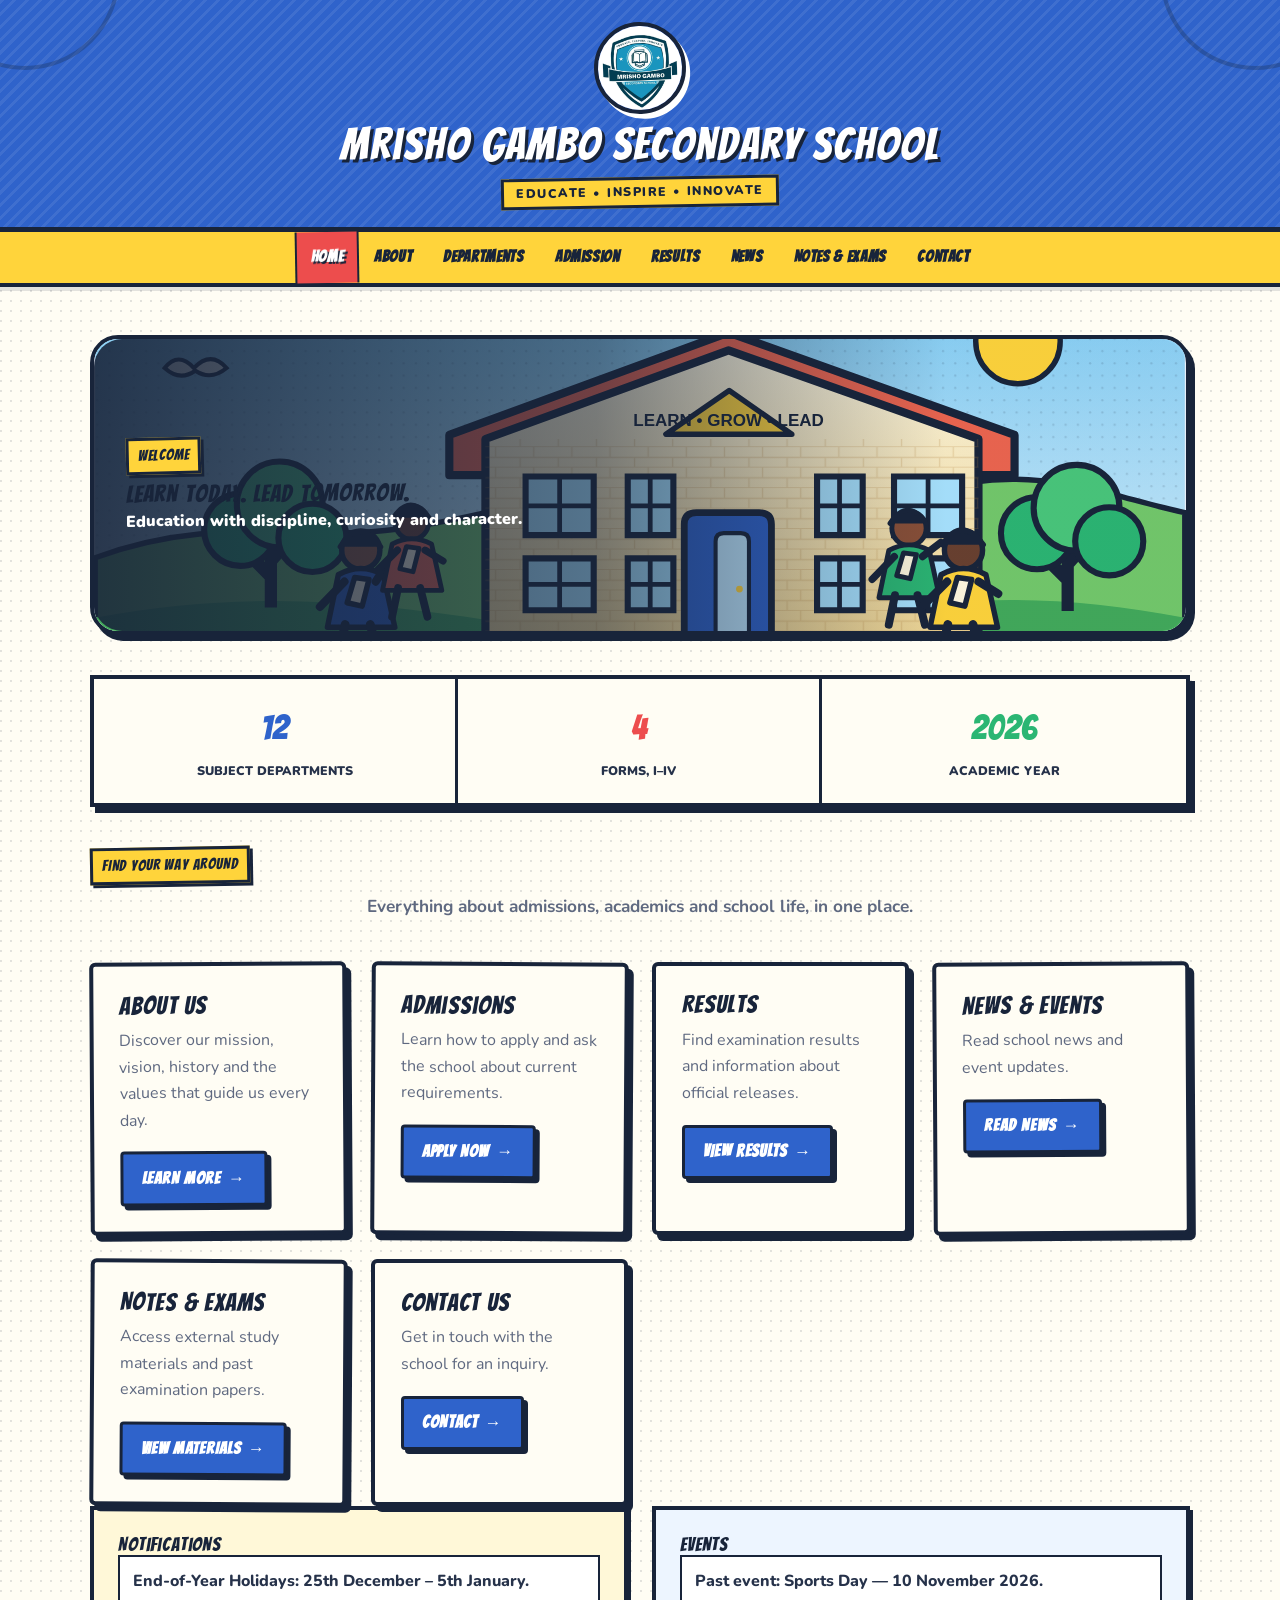
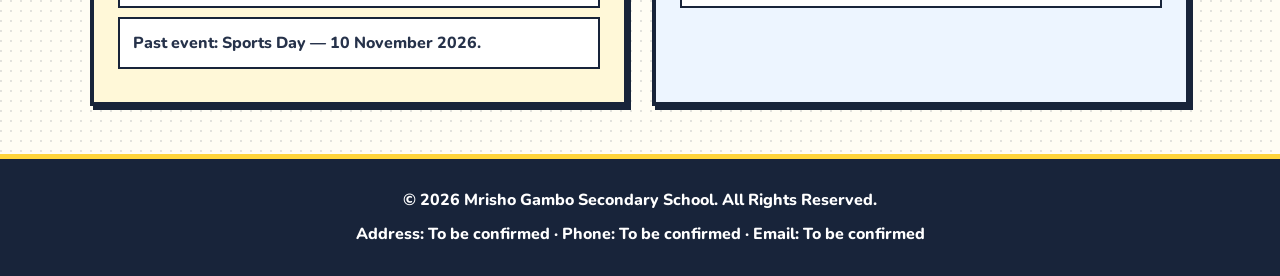
<file: index.html>
<!DOCTYPE html>
<html lang="en">
<head>
  <meta charset="UTF-8">
  <meta name="viewport" content="width=device-width, initial-scale=1.0">
  <meta name="description" content="Welcome to Mrisho Gambo Secondary School. Explore school information, departments, admissions, results, news and learning resources.">
  <title>Home | Mrisho Gambo Secondary School</title>
  <link rel="stylesheet" href="style.css">
</head>
<body>
  <header class="site-header">
    <div class="header-inner">
      <img src="school-logo.jpg" alt="Mrisho Gambo Secondary School logo" class="school-logo">
      <h1>Mrisho Gambo Secondary School</h1>
      <p class="tagline">Educate • Inspire • Innovate</p>
    </div>
  </header>
  <nav class="main-nav" aria-label="Main navigation">
    <div class="nav-inner">
      <span class="nav-brand">Menu</span>
      <button class="nav-toggle" type="button" aria-label="Open navigation menu" aria-expanded="false"><span></span><span></span><span></span></button>
    </div>
    <ul>
      <li><a href="home.html" class="active">Home</a></li><li><a href="about.html">About</a></li><li><a href="departments.html">Departments</a></li><li><a href="admission.html">Admission</a></li><li><a href="results.html">Results</a></li><li><a href="news.html">News</a></li><li><a href="notes.html">Notes & Exams</a></li><li><a href="contact.html">Contact</a></li>
    </ul>
  </nav>
  <main>
    <section class="welcome-banner" aria-labelledby="welcome-title">
      <img src="school-welcome-banner.svg" alt="Illustration welcoming students to Mrisho Gambo Secondary School">
      <div class="welcome-banner-copy"><span class="eyebrow">Welcome</span><h2 id="welcome-title">Learn today. Lead tomorrow.</h2><p>Education with discipline, curiosity and character.</p></div>
    </section>
    <div class="stat-strip">
      <div class="stat"><span class="stat-num">12</span><span class="stat-label">Subject Departments</span></div>
      <div class="stat"><span class="stat-num">4</span><span class="stat-label">Forms, I–IV</span></div>
      <div class="stat"><span class="stat-num">2026</span><span class="stat-label">Academic Year</span></div>
    </div>
    <span class="eyebrow">Find your way around</span>
    <p class="page-subtitle subtitle-left">Everything about admissions, academics and school life, in one place.</p>
    <div class="card-grid">
      <article class="card"><h3>About Us</h3><p>Discover our mission, vision, history and the values that guide us every day.</p><a href="about.html" class="btn">Learn More</a></article>
      <article class="card"><h3>Admissions</h3><p>Learn how to apply and ask the school about current requirements.</p><a href="admission.html" class="btn">Apply Now</a></article>
      <article class="card"><h3>Results</h3><p>Find examination results and information about official releases.</p><a href="results.html" class="btn">View Results</a></article>
      <article class="card"><h3>News & Events</h3><p>Read school news and event updates.</p><a href="news.html" class="btn">Read News</a></article>
      <article class="card"><h3>Notes & Exams</h3><p>Access external study materials and past examination papers.</p><a href="notes.html" class="btn">View Materials</a></article>
      <article class="card"><h3>Contact Us</h3><p>Get in touch with the school for an inquiry.</p><a href="contact.html" class="btn">Contact</a></article>
    </div>
    <div class="bulletin-grid mt-2">
      <div class="notifications-box"><h3>Notifications</h3><ul><li>End-of-Year Holidays: 25th December – 5th January.</li><li>Past event: Sports Day — 10 November 2026.</li></ul></div>
      <div class="events-box"><h3>Events</h3><ul><li>Past event: Sports Day — 10 November 2026.</li><!-- TODO: Confirm upcoming event dates with the school before publishing. --></ul></div>
    </div>
  </main>
  <footer class="site-footer"><p>&copy; 2026 Mrisho Gambo Secondary School. All Rights Reserved.</p><p class="footer-contact">Address: To be confirmed · Phone: To be confirmed · Email: To be confirmed</p><!-- TODO: Add verified school address, general phone number and school email. --></footer>
  <script src="site.js" defer></script>
</body>
</html>
</file>
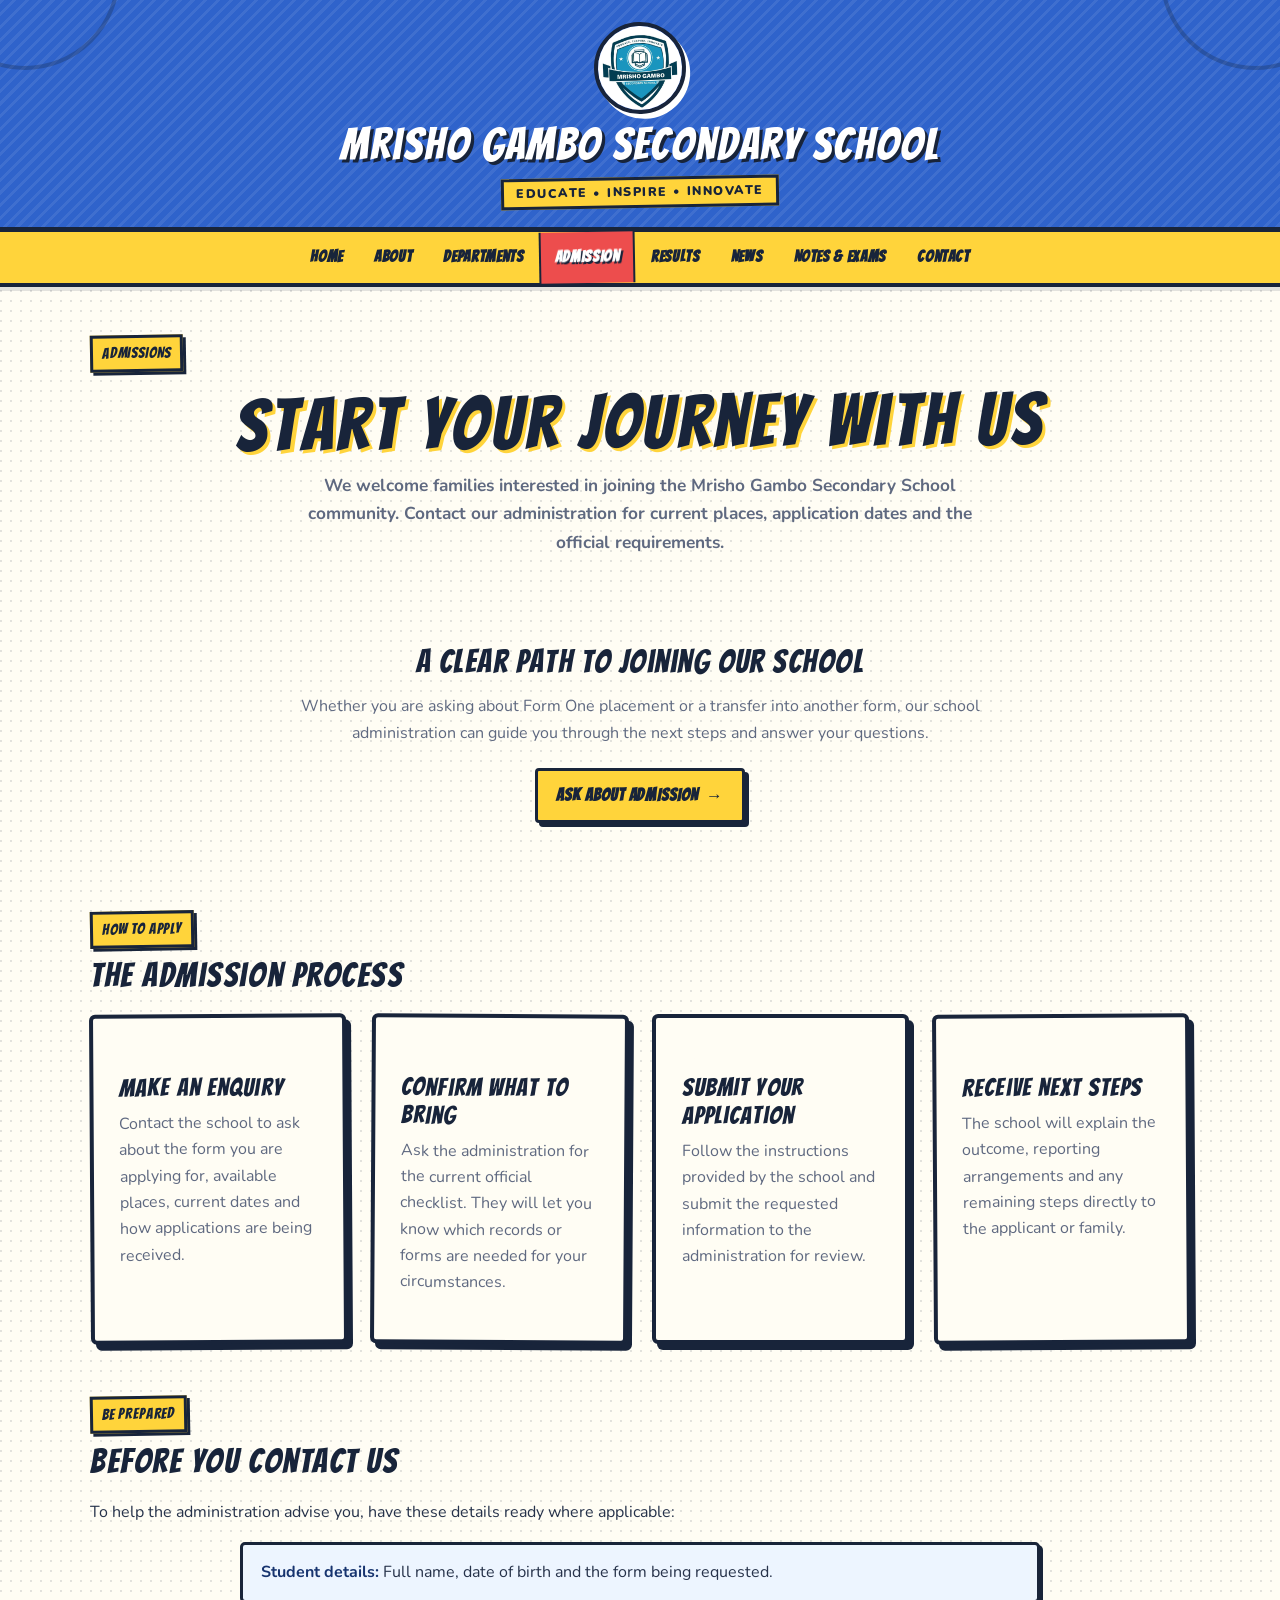
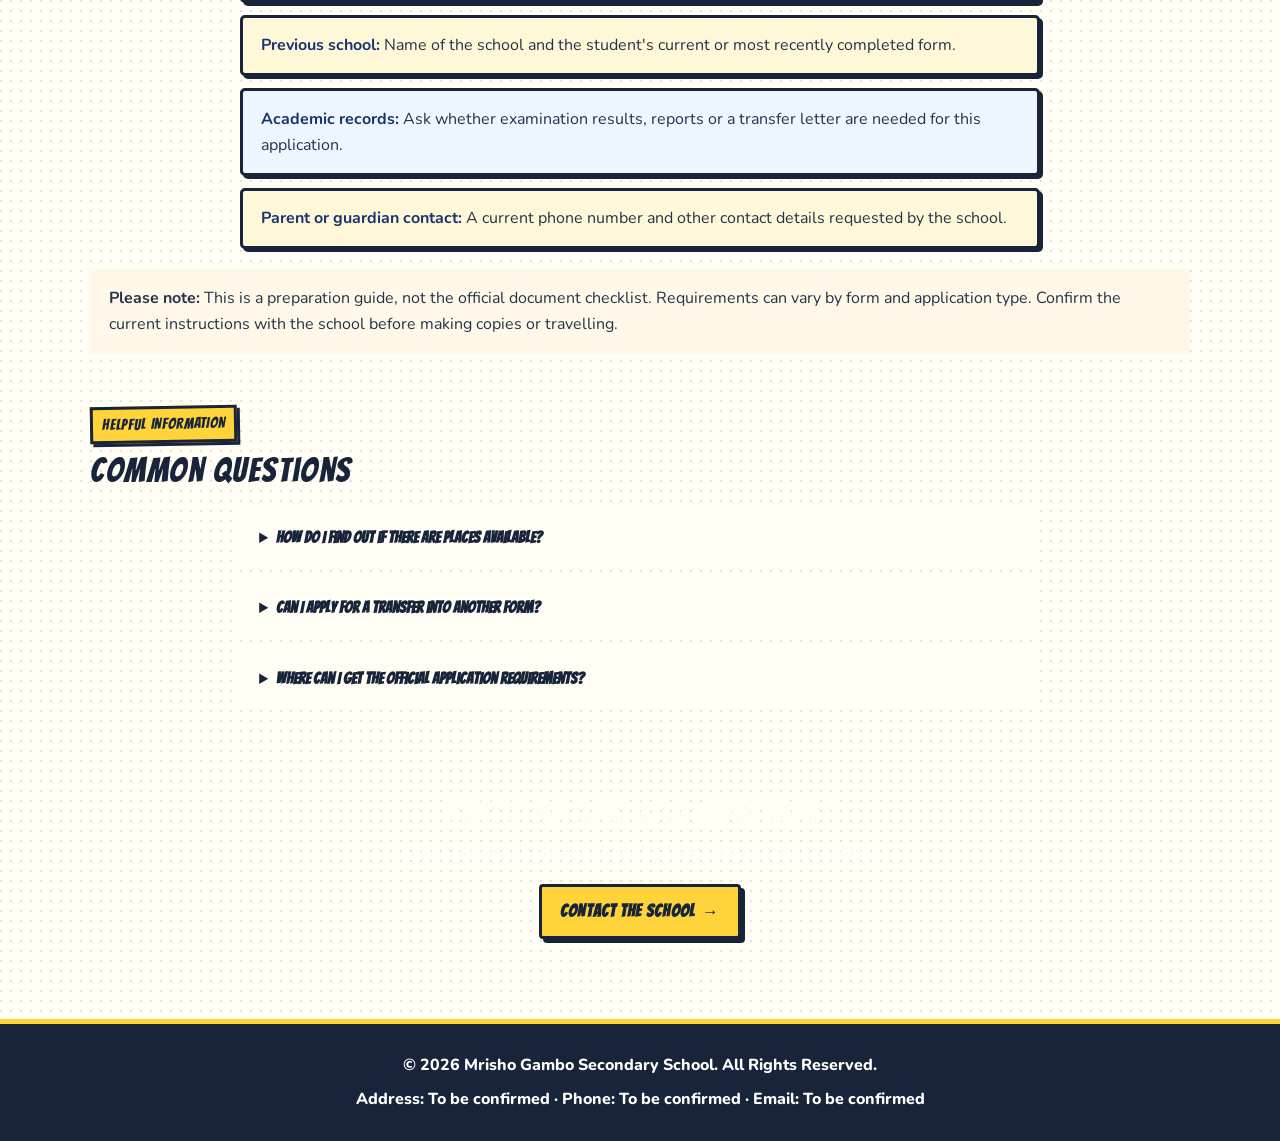
<file: admission.html>
<!DOCTYPE html>
<html lang="en">
<head>
  <meta charset="UTF-8">
  <meta name="viewport" content="width=device-width, initial-scale=1.0">
  <meta name="description" content="Learn how to enquire about Form One placement or transfer admission at Mrisho Gambo Secondary School.">
  <title>Admissions | Mrisho Gambo Secondary School</title>
  <link rel="stylesheet" href="style.css">
  <style>
    .admission-intro {
      background: var(--panel);
      border-radius: var(--radius-lg);
      padding: clamp(1.5rem, 4vw, 3rem);
      text-align: center;
      margin-bottom: 2.5rem;
      border-top: 4px solid var(--gold);
    }
    .admission-intro h2 { font-size: clamp(1.5rem, 3vw, 2rem); margin-bottom: 0.75rem; }
    .admission-intro p { max-width: 700px; margin: 0 auto 1.4rem; color: var(--text-muted); }
    .admission-steps { counter-reset: admission-step; }
    .admission-steps .card { position: relative; padding-top: 3.5rem; }
    .admission-steps .card::before {
      counter-increment: admission-step;
      content: counter(admission-step);
      position: absolute;
      top: 1.25rem;
      left: 1.5rem;
      display: grid;
      place-items: center;
      width: 2rem;
      height: 2rem;
      border-radius: 50%;
      background: var(--indigo);
      color: var(--paper);
      font-family: var(--font-display);
      font-weight: 700;
    }
    .admission-note {
      background: #fff8e9;
      border-left: 4px solid var(--gold);
      border-radius: var(--radius-sm);
      padding: 1rem 1.2rem;
      color: var(--text);
      margin-top: 1.25rem;
    }
    .admission-faq { max-width: 800px; margin: 0 auto; }
    .admission-faq details {
      background: var(--paper);
      border: 1px solid var(--line);
      border-radius: var(--radius-sm);
      padding: 1rem 1.2rem;
      margin-bottom: 0.75rem;
    }
    .admission-faq summary { color: var(--ink); font-family: var(--font-display); font-weight: 700; cursor: pointer; }
    .admission-faq details p { color: var(--text-muted); margin-top: 0.75rem; }
    .admission-contact { text-align: center; background: var(--indigo); color: var(--paper); padding: 2rem; border-radius: var(--radius-lg); }
    .admission-contact h2 { color: var(--paper); margin-bottom: 0.5rem; }
    .admission-contact p { color: rgba(255,255,255,.88); margin-bottom: 1.2rem; }
  </style>
</head>
<body>

  <header class="site-header">
    <div class="header-inner">
      <img src="school-logo.jpg" alt="Mrisho Gambo Secondary School Logo" class="school-logo">
      <h1>Mrisho Gambo Secondary School</h1>
      <p class="tagline">Educate • Inspire • Innovate</p>
    </div>
  </header>

  <nav class="main-nav">
    <div class="nav-inner">
      <span class="nav-brand">Menu</span>
      <button class="nav-toggle" aria-label="Toggle navigation menu" aria-expanded="false">
        <span></span><span></span><span></span>
      </button>
    </div>
    <ul>
      <li><a href="home.html">Home</a></li>
      <li><a href="about.html">About</a></li>
      <li><a href="departments.html">Departments</a></li>
      <li><a href="admission.html" class="active" aria-current="page">Admission</a></li>
      <li><a href="results.html">Results</a></li>
      <li><a href="news.html">News</a></li>
      <li><a href="notes.html">Materials</a></li>
      <li><a href="contact.html">Contact</a></li>
    </ul>
  </nav>

  <main>
    <span class="eyebrow">Admissions</span>
    <h1 class="page-title">Start your journey with us</h1>
    <p class="page-subtitle">
      We welcome families interested in joining the Mrisho Gambo Secondary School community.
      Contact our administration for current places, application dates and the official requirements.
    </p>

    <section class="admission-intro" aria-labelledby="welcome-heading">
      <h2 id="welcome-heading">A clear path to joining our school</h2>
      <p>
        Whether you are asking about Form One placement or a transfer into another form,
        our school administration can guide you through the next steps and answer your questions.
      </p>
      <a href="contact.html" class="btn btn-accent">Ask about admission</a>
    </section>

    <section aria-labelledby="steps-heading">
      <span class="eyebrow">How to apply</span>
      <h2 id="steps-heading">The admission process</h2>
      <div class="card-grid admission-steps">
        <article class="card">
          <h3>Make an enquiry</h3>
          <p>Contact the school to ask about the form you are applying for, available places, current dates and how applications are being received.</p>
        </article>
        <article class="card">
          <h3>Confirm what to bring</h3>
          <p>Ask the administration for the current official checklist. They will let you know which records or forms are needed for your circumstances.</p>
        </article>
        <article class="card">
          <h3>Submit your application</h3>
          <p>Follow the instructions provided by the school and submit the requested information to the administration for review.</p>
        </article>
        <article class="card">
          <h3>Receive next steps</h3>
          <p>The school will explain the outcome, reporting arrangements and any remaining steps directly to the applicant or family.</p>
        </article>
      </div>
    </section>

    <section aria-labelledby="prepare-heading">
      <span class="eyebrow">Be prepared</span>
      <h2 id="prepare-heading">Before you contact us</h2>
      <p>To help the administration advise you, have these details ready where applicable:</p>
      <ul class="content-list" style="margin-top: 1rem;">
        <li><strong>Student details:</strong> Full name, date of birth and the form being requested.</li>
        <li><strong>Previous school:</strong> Name of the school and the student's current or most recently completed form.</li>
        <li><strong>Academic records:</strong> Ask whether examination results, reports or a transfer letter are needed for this application.</li>
        <li><strong>Parent or guardian contact:</strong> A current phone number and other contact details requested by the school.</li>
      </ul>
      <p class="admission-note"><strong>Please note:</strong> This is a preparation guide, not the official document checklist. Requirements can vary by form and application type. Confirm the current instructions with the school before making copies or travelling.</p>
    </section>

    <section aria-labelledby="faq-heading">
      <span class="eyebrow">Helpful information</span>
      <h2 id="faq-heading">Common questions</h2>
      <div class="admission-faq">
        <details>
          <summary>How do I find out if there are places available?</summary>
          <p>Contact the school administration directly. Availability and application periods may change during the year.</p>
        </details>
        <details>
          <summary>Can I apply for a transfer into another form?</summary>
          <p>Ask the administration about transfer availability and the records they require to assess the request.</p>
        </details>
        <details>
          <summary>Where can I get the official application requirements?</summary>
          <p>Contact the school before applying. The administration can provide the latest instructions and tell you how to submit an application.</p>
        </details>
      </div>
    </section>

    <section class="admission-contact" aria-labelledby="contact-admissions-heading">
      <h2 id="contact-admissions-heading">Ready to ask us a question?</h2>
      <p>Get in touch with the school for the latest admission information.</p>
      <a href="contact.html" class="btn btn-accent">Contact the school</a>
    </section>
  </main>

  <footer class="site-footer">
    <p>&copy; 2026 Mrisho Gambo Secondary School. All Rights Reserved.</p>
  </footer>

  <script src="site.js" defer></script>
</body>
</html>
</file>
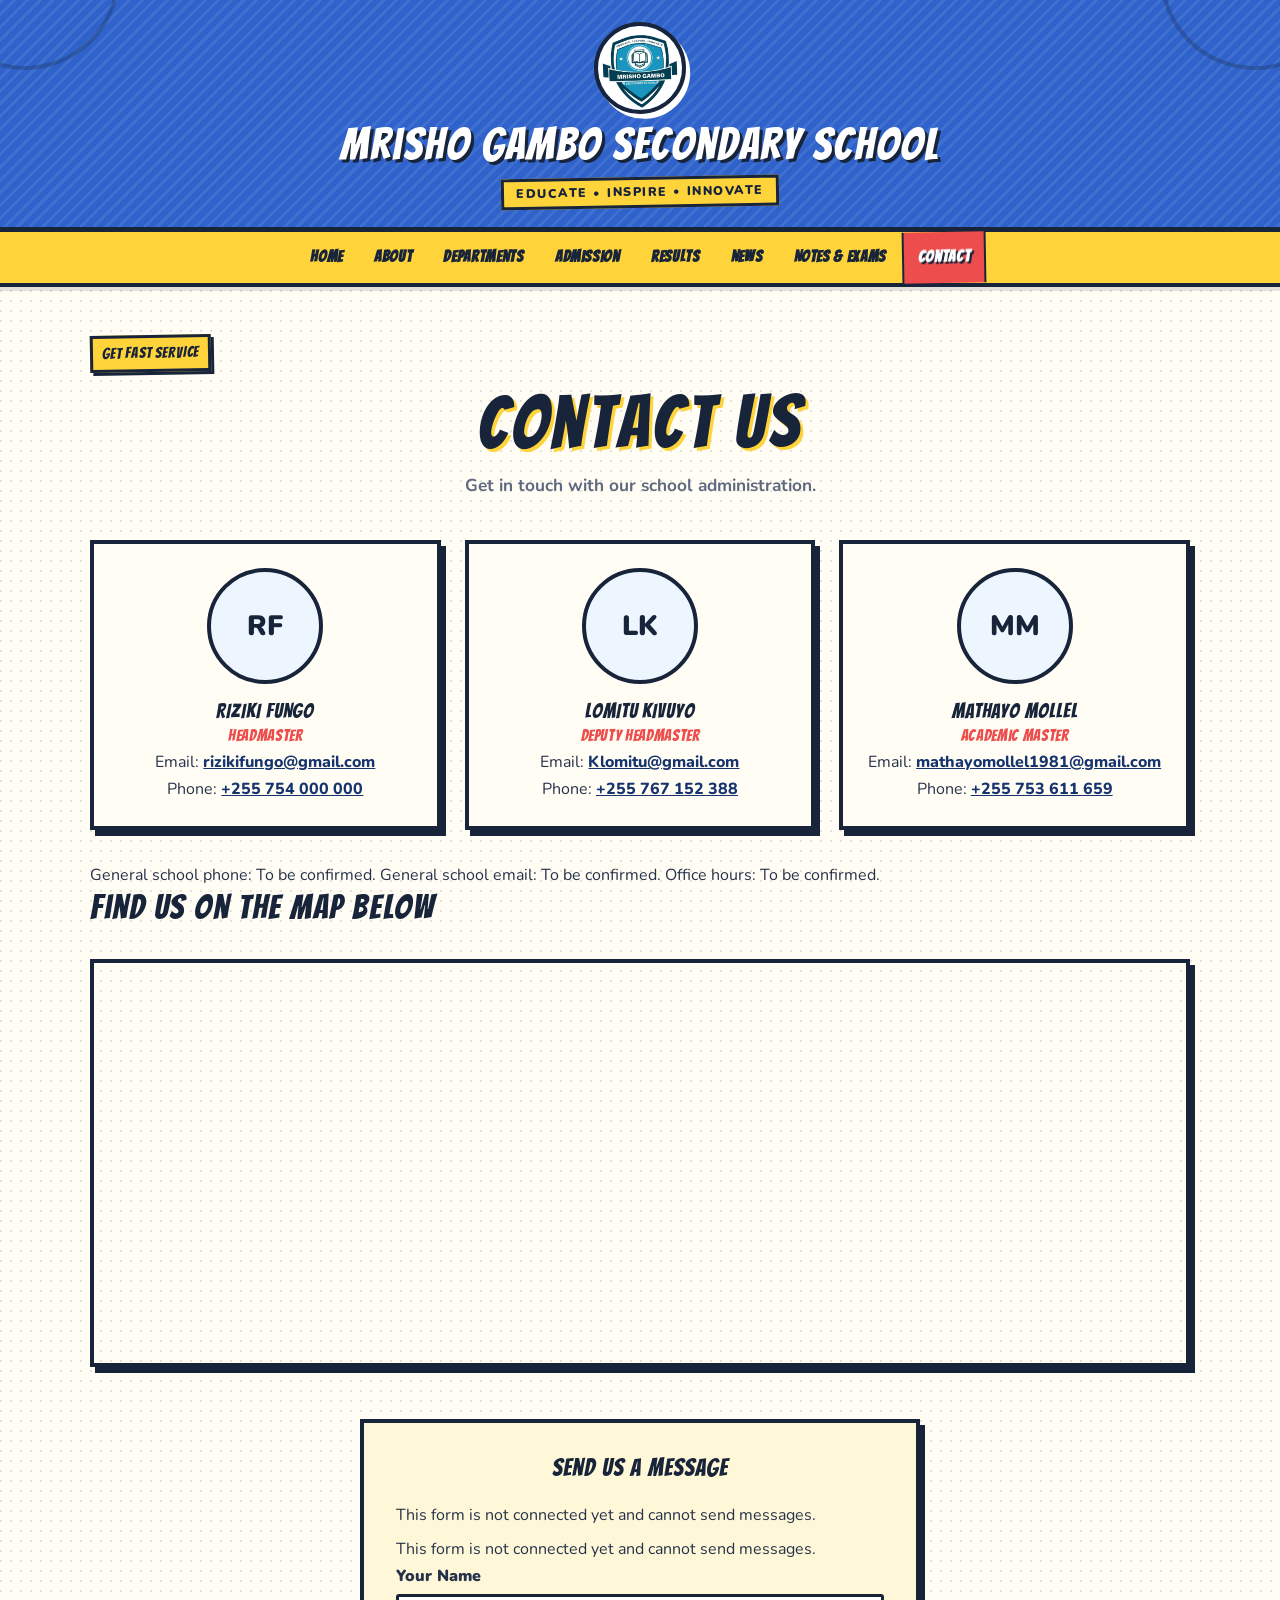
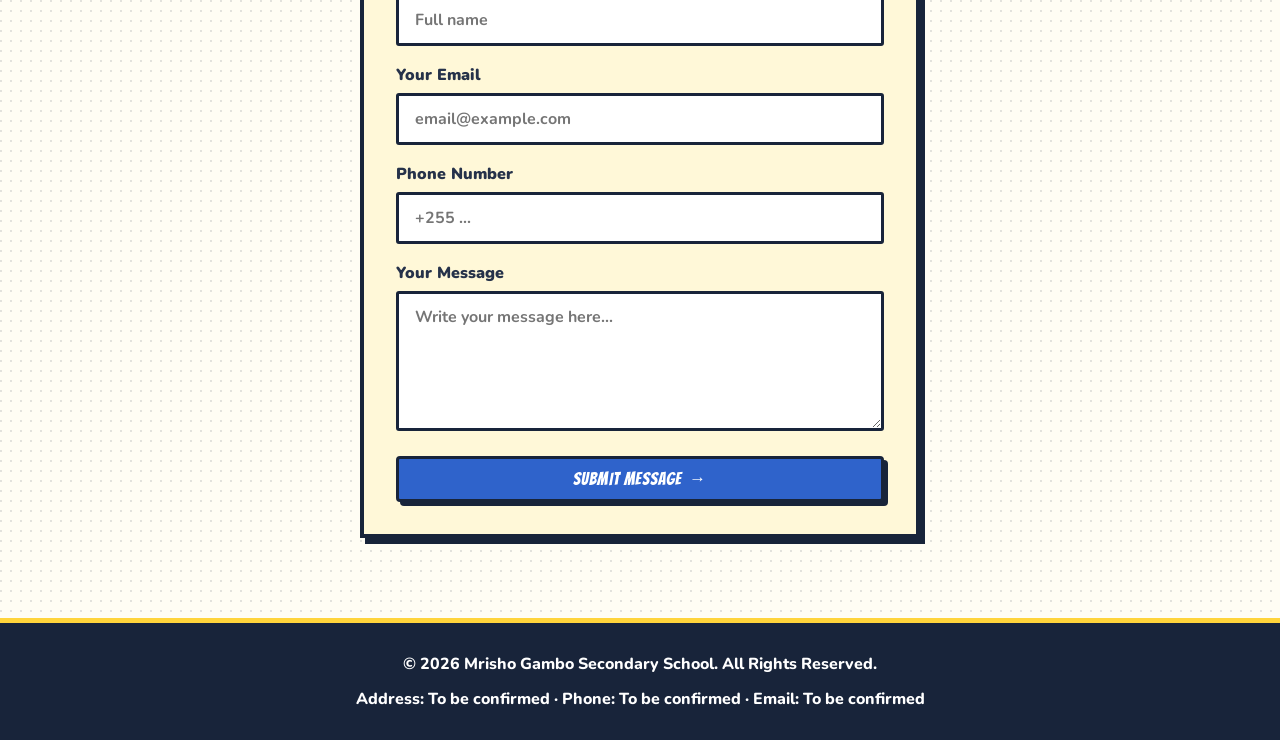
<file: contact.html>
<!DOCTYPE html>
<html lang="en">
<head>
  <meta charset="UTF-8">
  <meta name="viewport" content="width=device-width, initial-scale=1.0">
  <meta name="description" content="Contact Mrisho Gambo Secondary School and find the school contact information.">
  <title>Contact | Mrisho Gambo Secondary School</title>
  <link rel="stylesheet" href="style.css">
</head>
<body>
  <header class="site-header">
    <div class="header-inner">
      <img src="school-logo.jpg" alt="Mrisho Gambo Secondary School logo" class="school-logo">
      <h1>Mrisho Gambo Secondary School</h1>
      <p class="tagline">Educate • Inspire • Innovate</p>
    </div>
  </header>
  <nav class="main-nav" aria-label="Main navigation">
    <div class="nav-inner">
      <span class="nav-brand">Menu</span>
      <button class="nav-toggle" type="button" aria-label="Open navigation menu" aria-expanded="false"><span></span><span></span><span></span></button>
    </div>
    <ul>
      <li><a href="home.html">Home</a></li><li><a href="about.html">About</a></li><li><a href="departments.html">Departments</a></li><li><a href="admission.html">Admission</a></li><li><a href="results.html">Results</a></li><li><a href="news.html">News</a></li><li><a href="notes.html">Notes & Exams</a></li><li><a href="contact.html" class="active">Contact</a></li>
    </ul>
  </nav>
  <main>
    <span class="eyebrow text-center">Get Fast Service</span>
    <h1 class="page-title">Contact Us</h1>
    <p class="page-subtitle">Get in touch with our school administration.</p>
    <div class="contact-grid">
      <div class="teacher-card">
        <div class="initials-avatar teacher-photo" role="img" aria-label="Riziki Fungo — Headmaster">RF</div>
        <h3>RIZIKI FUNGO</h3>
        <p class="role">Headmaster</p>
        <div class="contact-info">
          <p>Email: <a href="mailto:rizikifungo@gmail.com">rizikifungo@gmail.com</a></p>
          <p>Phone: <a href="tel:+255754000000">+255 754 000 000</a></p>
        </div>
      </div>
      <div class="teacher-card">
        <div class="initials-avatar teacher-photo" role="img" aria-label="Lomitu Kivuyo — Deputy Headmaster">LK</div>
        <h3>LOMITU KIVUYO</h3>
        <p class="role">Deputy Headmaster</p>
        <div class="contact-info">
          <p>Email: <a href="mailto:Klomitu@gmail.com">Klomitu@gmail.com</a></p>
          <p>Phone: <a href="tel:+255767152388">+255 767 152 388</a></p>
        </div>
      </div>
      <div class="teacher-card">
        <div class="initials-avatar teacher-photo" role="img" aria-label="Mathayo Mollel — Academic Master">MM</div>
        <h3>MATHAYO MOLLEL</h3>
        <p class="role">Academic Master</p>
        <div class="contact-info">
          <p>Email: <a href="mailto:mathayomollel1981@gmail.com">mathayomollel1981@gmail.com</a></p>
          <p>Phone: <a href="tel:+255753611659">+255 753 611 659</a></p>
        </div>
      </div>
    </div>
    <!-- TODO: Replace personal Gmail addresses with verified school-domain emails. -->
    <p class="general-contact">General school phone: To be confirmed. General school email: To be confirmed. Office hours: To be confirmed. <!-- TODO: Add verified school phone, email and office hours. --></p>
    <section>
      <h2 class="text-center heading-plain">Find us on the map below</h2>
      <div class="map-container">
        <iframe src="https://www.google.com/maps/embed?pb=!1m18!1m12!1m3!1d3407.110683211342!2d36.63478297419998!3d-3.413122541647998!2m3!1f0!2f0!3f0!3m2!1i1024!2i768!4f13.1!3m3!1m2!1s0x1837038ab6ca5de3%3A0x3cbd14bcd739e5c1!2sMrisho%20Gambo%20Secondary%20School!5e1!3m2!1sen!2stz!4v1760627052369!5m2!1sen!2stz" allowfullscreen="" loading="lazy" referrerpolicy="no-referrer-when-downgrade" title="Map showing Mrisho Gambo Secondary School"></iframe>
      </div>
    </section>
    <div class="contact-form">
      <h2>Send Us a Message</h2>
      <p class="form-status">This form is not connected yet and cannot send messages. <!-- TODO: Connect the form to a working submission endpoint. --></p>
      <form action="#" method="post">
        <label for="name">Your Name</label><input type="text" id="name" name="name" placeholder="Full name" required>
        <label for="email">Your Email</label><input type="email" id="email" name="email" placeholder="email@example.com" required>
        <label for="phone">Phone Number</label><input type="tel" id="phone" name="phone" placeholder="+255 ..." required>
        <label for="message">Your Message</label><textarea id="message" name="message" rows="5" placeholder="Write your message here..." required></textarea>
        <button type="submit" class="btn">Submit Message</button>
      </form>
    </div>
  </main>
  <footer class="site-footer"><p>&copy; 2026 Mrisho Gambo Secondary School. All Rights Reserved.</p><p class="footer-contact">Address: To be confirmed · Phone: To be confirmed · Email: To be confirmed</p><!-- TODO: Add verified school address, general phone number and school email. --></footer>
  <script src="site.js" defer></script>
</body>
</html>
</file>
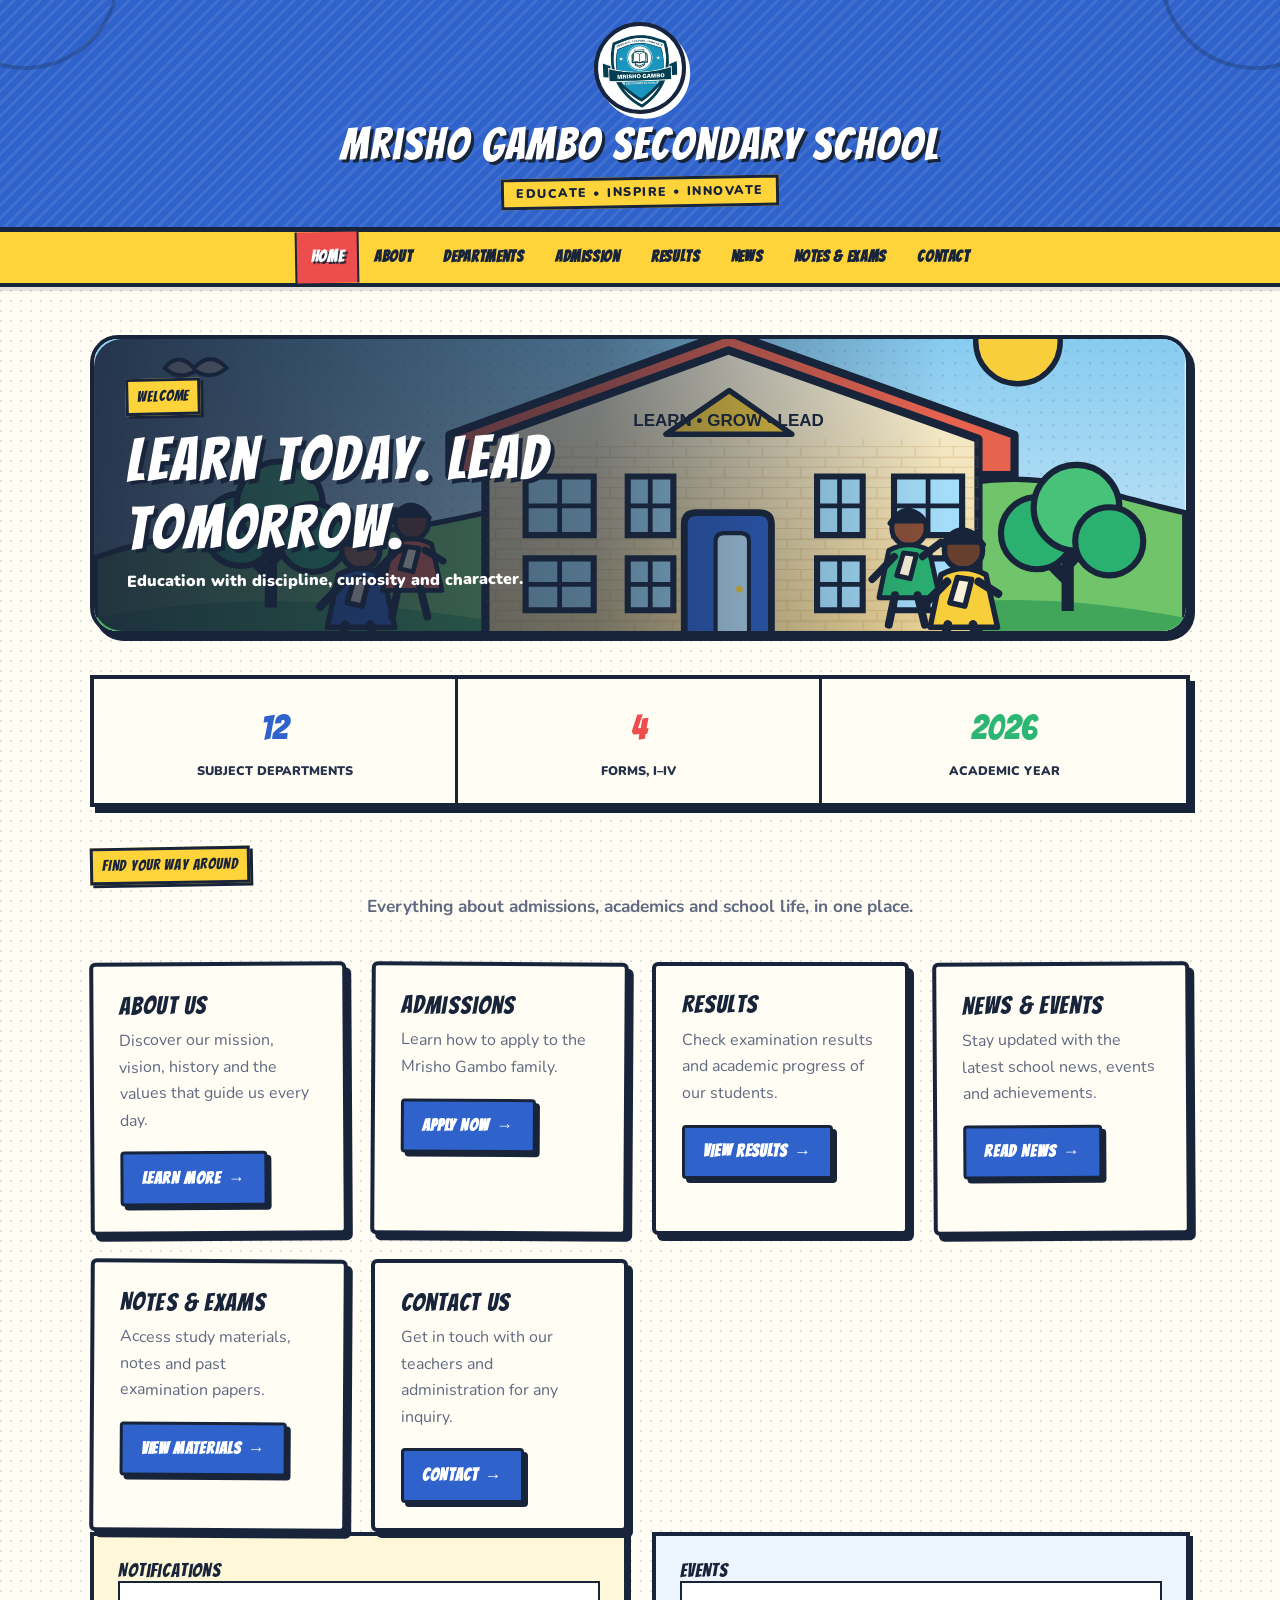
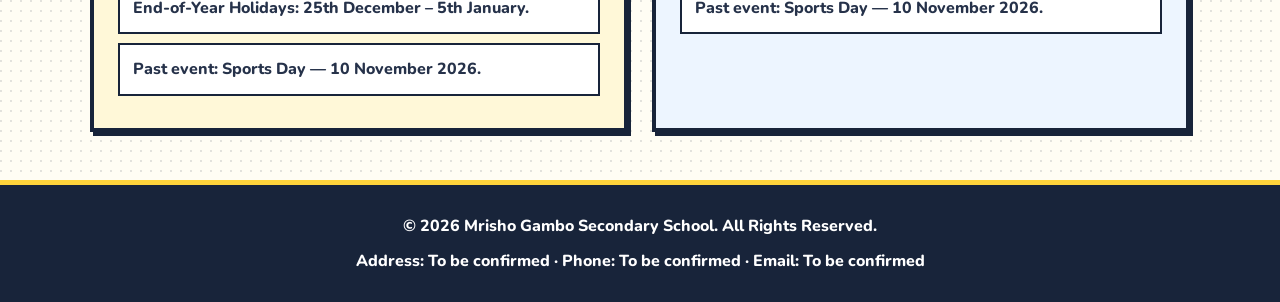
<file: home.html>
<!DOCTYPE html>
<html lang="en">
<head>
  <meta charset="UTF-8">
  <meta name="viewport" content="width=device-width, initial-scale=1.0">
  <title>Home | Mrisho Gambo Secondary School</title>
  <link rel="stylesheet" href="style.css">
</head>
<body>

  <header class="site-header">
    <div class="header-inner">
      <img src="school-logo.jpg" alt="Mrisho Gambo Secondary School Logo" class="school-logo">
      <h1>Mrisho Gambo Secondary School</h1>
      <p class="tagline">Educate • Inspire • Innovate</p>
    </div>
  </header>

  <nav class="main-nav">
    <div class="nav-inner">
      <span class="nav-brand">Menu</span>
      <button class="nav-toggle" aria-label="Toggle navigation menu" aria-expanded="false">
        <span></span><span></span><span></span>
      </button>
    </div>
    <ul>
      <li><a href="home.html" class="active">Home</a></li>
      <li><a href="about.html">About</a></li>
      <li><a href="departments.html">Departments</a></li>
      <li><a href="admission.html">Admission</a></li>
      <li><a href="results.html">Results</a></li>
      <li><a href="news.html">News</a></li>
      <li><a href="notes.html">Materials</a></li>
      <li><a href="contact.html">Contact</a></li>
    </ul>
  </nav>

  <main>
    <section class="welcome-banner" aria-labelledby="welcome-title">
      <img src="school-welcome-banner.svg" alt="Illustration of students and the school building">
      <div class="welcome-banner-copy">
        <span class="eyebrow">Welcome</span>
        <h1 id="welcome-title">Learn today. Lead tomorrow.</h1>
        <p>Education with discipline, curiosity and character.</p>
      </div>
    </section>

    <div class="stat-strip">
      <div class="stat"><span class="stat-num">13</span><span class="stat-label">Subject Departments</span></div>
      <div class="stat"><span class="stat-num">4</span><span class="stat-label">Forms, I–IV</span></div>
      <div class="stat"><span class="stat-num">2026</span><span class="stat-label">Academic Year</span></div>
    </div>

    <span class="eyebrow">Find your way around</span>
    <p class="page-subtitle subtitle-left">Everything about admissions, academics and school life, in one place.</p>

    <div class="card-grid">
      <div class="card">
        <h3>About Us</h3>
        <p>Discover our mission, vision, history and the values that guide us every day.</p>
        <a href="about.html" class="btn">Learn More</a>
      </div>
      <div class="card">
        <h3>Admissions</h3>
        <p>View our admission history and learn how to join the Mrisho Gambo family.</p>
        <a href="admission.html" class="btn">See Admissions</a>
      </div>
      <div class="card">
        <h3>Results</h3>
        <p>Check examination results and academic progress of our students.</p>
        <a href="results.html" class="btn">View Results</a>
      </div>
      <div class="card">
        <h3>News & Events</h3>
        <p>Stay updated with the latest school news, events and achievements.</p>
        <a href="news.html" class="btn">Read News</a>
      </div>
      <div class="card">
        <h3>Notes & Exams</h3>
        <p>Access study materials, notes and past examination papers.</p>
        <a href="notes.html" class="btn">View Materials</a>
      </div>
      <div class="card">
        <h3>Contact Us</h3>
        <p>Get in touch with our teachers and administration for any inquiry.</p>
        <a href="contact.html" class="btn">Contact</a>
      </div>
    </div>

    <div class="bulletin-grid mt-2">
      <div class="notifications-box">
        <h3>Notifications</h3>
        <ul>
          <li>Parent-Teacher Meeting on 15th October.</li>
          <li>Winter Holidays: 25th December – 5th January.</li>
          <li>Sports Day Announcement: 1st November.</li>
        </ul>
      </div>

      <div class="events-box">
        <h3>Upcoming Events</h3>
        <ul>
          <li>Science Fair: 20th November.</li>
          <li>Annual Day Celebration: 5th December.</li>
          <li>Field Trip: 12th November.</li>
        </ul>
      </div>
    </div>
  </main>

  <footer class="site-footer">
    <p>&copy; 2026 Mrisho Gambo Secondary School. All Rights Reserved.</p>
  </footer>

  <script src="site.js" defer></script>
</body>
</html>
</file>
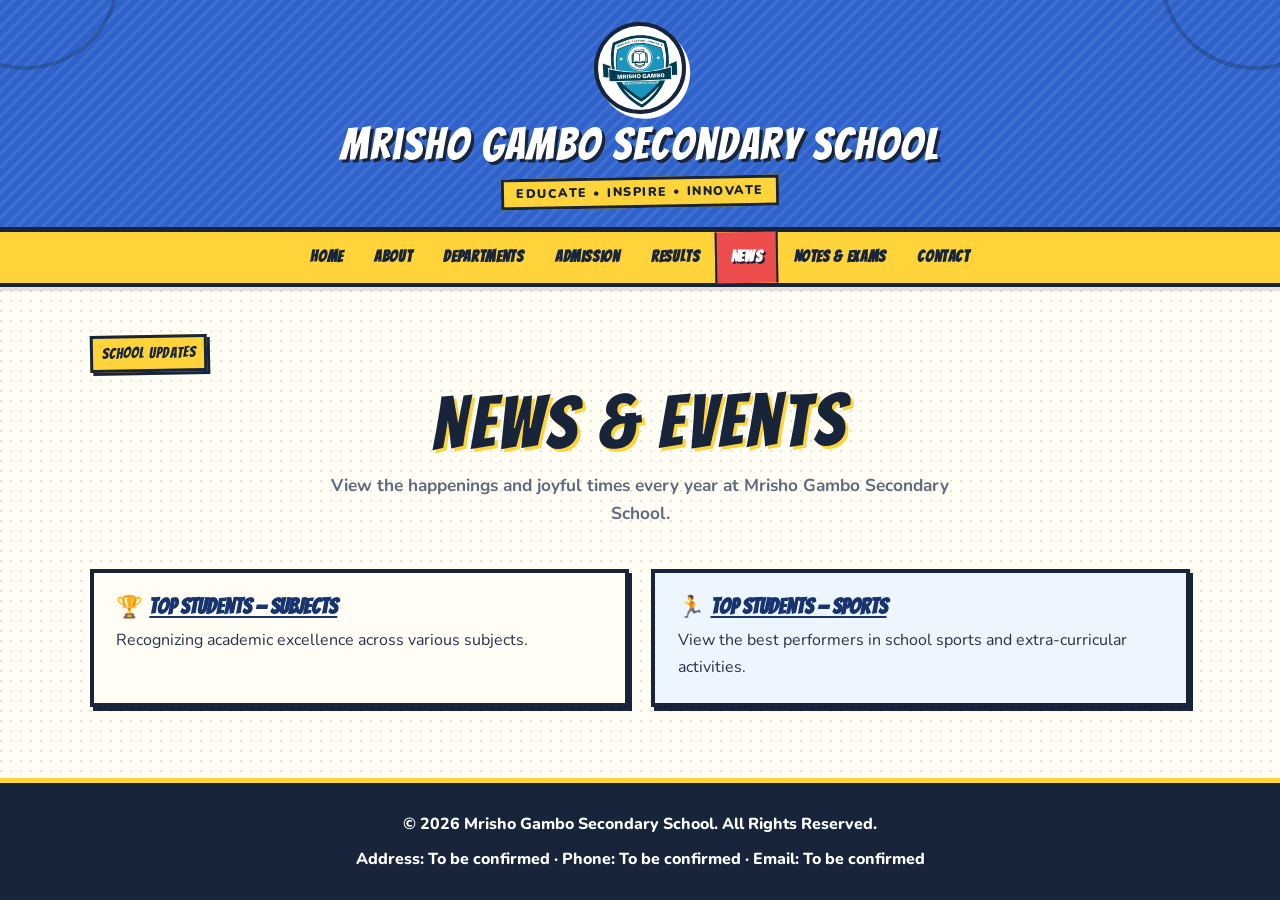
<file: news.html>
<!DOCTYPE html>
<html lang="en">
<head>
  <meta charset="UTF-8">
  <meta name="viewport" content="width=device-width, initial-scale=1.0">
  <title>News & Events | Mrisho Gambo Secondary School</title>
  <link rel="stylesheet" href="style.css">
</head>
<body>

  <header class="site-header">
    <div class="header-inner">
      <img src="school-logo.jpg" alt="Mrisho Gambo Secondary School Logo" class="school-logo">
      <h1>Mrisho Gambo Secondary School</h1>
      <p class="tagline">Educate • Inspire • Innovate</p>
    </div>
  </header>

    <nav class="main-nav">
    <div class="nav-inner">
      <span class="nav-brand">Menu</span>
      <button class="nav-toggle" aria-label="Toggle navigation menu" aria-expanded="false">
        <span></span><span></span><span></span>
      </button>
    </div>
    <ul>
      <li><a href="home.html">Home</a></li>
      <li><a href="about.html">About</a></li>
      <li><a href="departments.html">Departments</a></li>
      <li><a href="admission.html">Admission</a></li>
      <li><a href="results.html">Results</a></li>
      <li><a href="news.html" class="active">News</a></li>
      <li><a href="notes.html">Materials</a></li>
      <li><a href="contact.html">Contact</a></li>
    </ul>
  </nav>

  <main>
    <span class="eyebrow text-center">Eventually</span>
    <h1 class="page-title">News & Events</h1>
    <p class="page-subtitle">View the happenings and joyful times evey year at Mrisho Gambo Secondary School.</p>

    <div class="news-list">
      <div class="news-item">
        <h3>🛠️ <a href="javascript:void(0)" class="openModal" data-modal="projectsModal">Science Project Fair</a></h3>
        <p>Our school is preparing to engage in mathematics and science competitions involving different schools from various regions. This will help our school become more widely known across the country.</p>
      </div>

      <div class="news-item">
        <h3>🎓 <a href="javascript:void(0)" class="openModal" data-modal="graduationModal">Graduation Ceremony</a></h3>
        <p>Our first graduation was held on 20 October 2026. The ceremony was sponsored by different government leaders and celebrated the achievements of our graduates.</p>
      </div>

      <div class="news-item">
        <h3>📸 <a href="javascript:void(0)" class="openModal" data-modal="galleryModal">School Gallery</a></h3>
        <p>Browse memorable moments from school life, activities and special occasions throughout the year.</p>
      </div>

      <div class="news-item">
        <h3>🏅 <a href="javascript:void(0)" class="openModal" data-modal="sportsModal">Sports Day Highlights</a></h3>
        <p>Exciting competitions done interclasses and team spirit showcased on <strong>10 November 2026</strong>.</p>
      </div>

      <div class="news-item">
        <h3>🔬 <a href="javascript:void(0)" class="openModal" data-modal="labsModal">Laboratories Upgrade</a></h3>
        <p>Observe our upgraded science laboratories equipped with the latest technology and equipment.</p>
      </div>

      <div class="news-item">
        <h3>🏆 <a href="javascript:void(0)" class="openModal" data-modal="bestSubjectsModal">Top Students — Subjects</a></h3>
        <p>Recognizing academic excellence across various subjects.</p>
      </div>

      <div class="news-item">
        <h3>🏃 <a href="javascript:void(0)" class="openModal" data-modal="bestSportsModal">Top Students — Sports</a></h3>
        <p>view the best performers in school sports and extra-curricular activities.</p>
      </div>
    </div>
  </main>

  <!-- Modals -->
  <div id="projectsModal" class="modal">
    <div class="modal-content">
      <h2>Science Project Fair</h2>
      <img loading="lazy" src="a.jpg" alt="Science Project">
      <img loading="lazy" src="b.jpg" alt="Science Project">
      <img loading="lazy" src="c.jpg" alt="Science Project">
      <img loading="lazy" src="e.jpg" alt="Science Project">
      <img loading="lazy" src="f.jpg" alt="Science Project">
      <button class="close-btn">Close</button>
    </div>
  </div>

  <div id="graduationModal" class="modal">
    <div class="modal-content">
      <h2>Graduation Ceremony</h2>
      <img loading="lazy" src="a.jpg" alt="Graduation">
      <img loading="lazy" src="b.jpg" alt="Graduation">
      <img loading="lazy" src="c.jpg" alt="Graduation">
      <img loading="lazy" src="g.jpg" alt="Graduation">
      <button class="close-btn">Close</button>
    </div>
  </div>

  <div id="galleryModal" class="modal">
    <div class="modal-content">
      <h2>School Gallery</h2>
      <img loading="lazy" src="a.jpg" alt="Gallery">
      <img loading="lazy" src="b.jpg" alt="Gallery">
      <img loading="lazy" src="c.jpg" alt="Gallery">
      <img loading="lazy" src="e.jpg" alt="Gallery">
      <img loading="lazy" src="f.jpg" alt="Gallery">
      <img loading="lazy" src="g.jpg" alt="Gallery">
      <img loading="lazy" src="h.jpg" alt="Gallery">
      <button class="close-btn">Close</button>
    </div>
  </div>

  <div id="sportsModal" class="modal">
    <div class="modal-content">
      <h2>Sports Day Highlights</h2>
      <img loading="lazy" src="a.jpg" alt="Sports">
      <img loading="lazy" src="b.jpg" alt="Sports">
      <img loading="lazy" src="c.jpg" alt="Sports">
      <button class="close-btn">Close</button>
    </div>
  </div>

  <div id="labsModal" class="modal">
    <div class="modal-content">
      <h2>Laboratories Upgrade</h2>
      <img loading="lazy" src="a.jpg" alt="Lab">
      <img loading="lazy" src="b.jpg" alt="Lab">
      <img loading="lazy" src="c.jpg" alt="Lab">
      <button class="close-btn">Close</button>
    </div>
  </div>

  <div id="bestSubjectsModal" class="modal">
    <div class="modal-content">
      <h2>Best Students in Various Subjects</h2>
      <ul>
        <li><strong>Mathematics:</strong> Doreen Edward</li>
        <li><strong>Physics:</strong> Muzne Mohamedy</li>
        <li><strong>English:</strong> Elizabeth Charles</li>
        <li><strong>History:</strong> Vaileth Samora</li>
        <li><strong>Chemistry:</strong> Maureen Eliphas</li>
        <li><strong>Biology:</strong> Doreen Edward</li>
        <li><strong>Geography:</strong> Muzne Mohamedy</li>
        <li><strong>ICS:</strong> Elizabeth Charles</li>
        <li><strong>Civics:</strong> Vaileth Samora</li>
        <li><strong>Kiswahili:</strong> Maureen Eliphas</li>
        <li><strong>Bookkeeping:</strong> Doreen Edward</li>
        <li><strong>Commerce:</strong> Muzne Mohamedy</li>
        <li><strong>Literature:</strong> Elizabeth Charles</li>
      </ul>
      <button class="close-btn">Close</button>
    </div>
  </div>

  <div id="bestSportsModal" class="modal">
    <div class="modal-content">
      <h2>Best Students in Sports</h2>
      <ul>
        <li><strong>Soccer:</strong> Aisha Haruna</li>
        <li><strong>Netball:</strong> Aisha Haruna</li>
        <li><strong>Cleanliness:</strong> Aisha Haruna</li>
        <li><strong>Best Participant:</strong> Aisha Haruna</li>
        <li><strong>Discipline:</strong> Aisha Haruna</li>
      </ul>
      <button class="close-btn">Close</button>
    </div>
  </div>

  <footer class="site-footer">
    <p>&copy; 2026 Mrisho Gambo Secondary School. All Rights Reserved.</p>
  </footer>

  <script>
    const modals = document.querySelectorAll('.modal');
    const openLinks = document.querySelectorAll('.openModal');

    openLinks.forEach(link => {
      link.addEventListener('click', () => {
        const id = link.getAttribute('data-modal');
        document.getElementById(id).style.display = 'block';
      });
    });

    modals.forEach(modal => {
      const btn = modal.querySelector('.close-btn');
      if (btn) btn.addEventListener('click', () => modal.style.display = 'none');
    });

    window.addEventListener('click', e => {
      modals.forEach(m => { if (e.target === m) m.style.display = 'none'; });
    });

    window.addEventListener('keydown', e => {
      if (e.key === 'Escape') modals.forEach(m => m.style.display = 'none');
    });
  </script>

  <script src="site.js" defer></script>
</body>
</html>
</file>
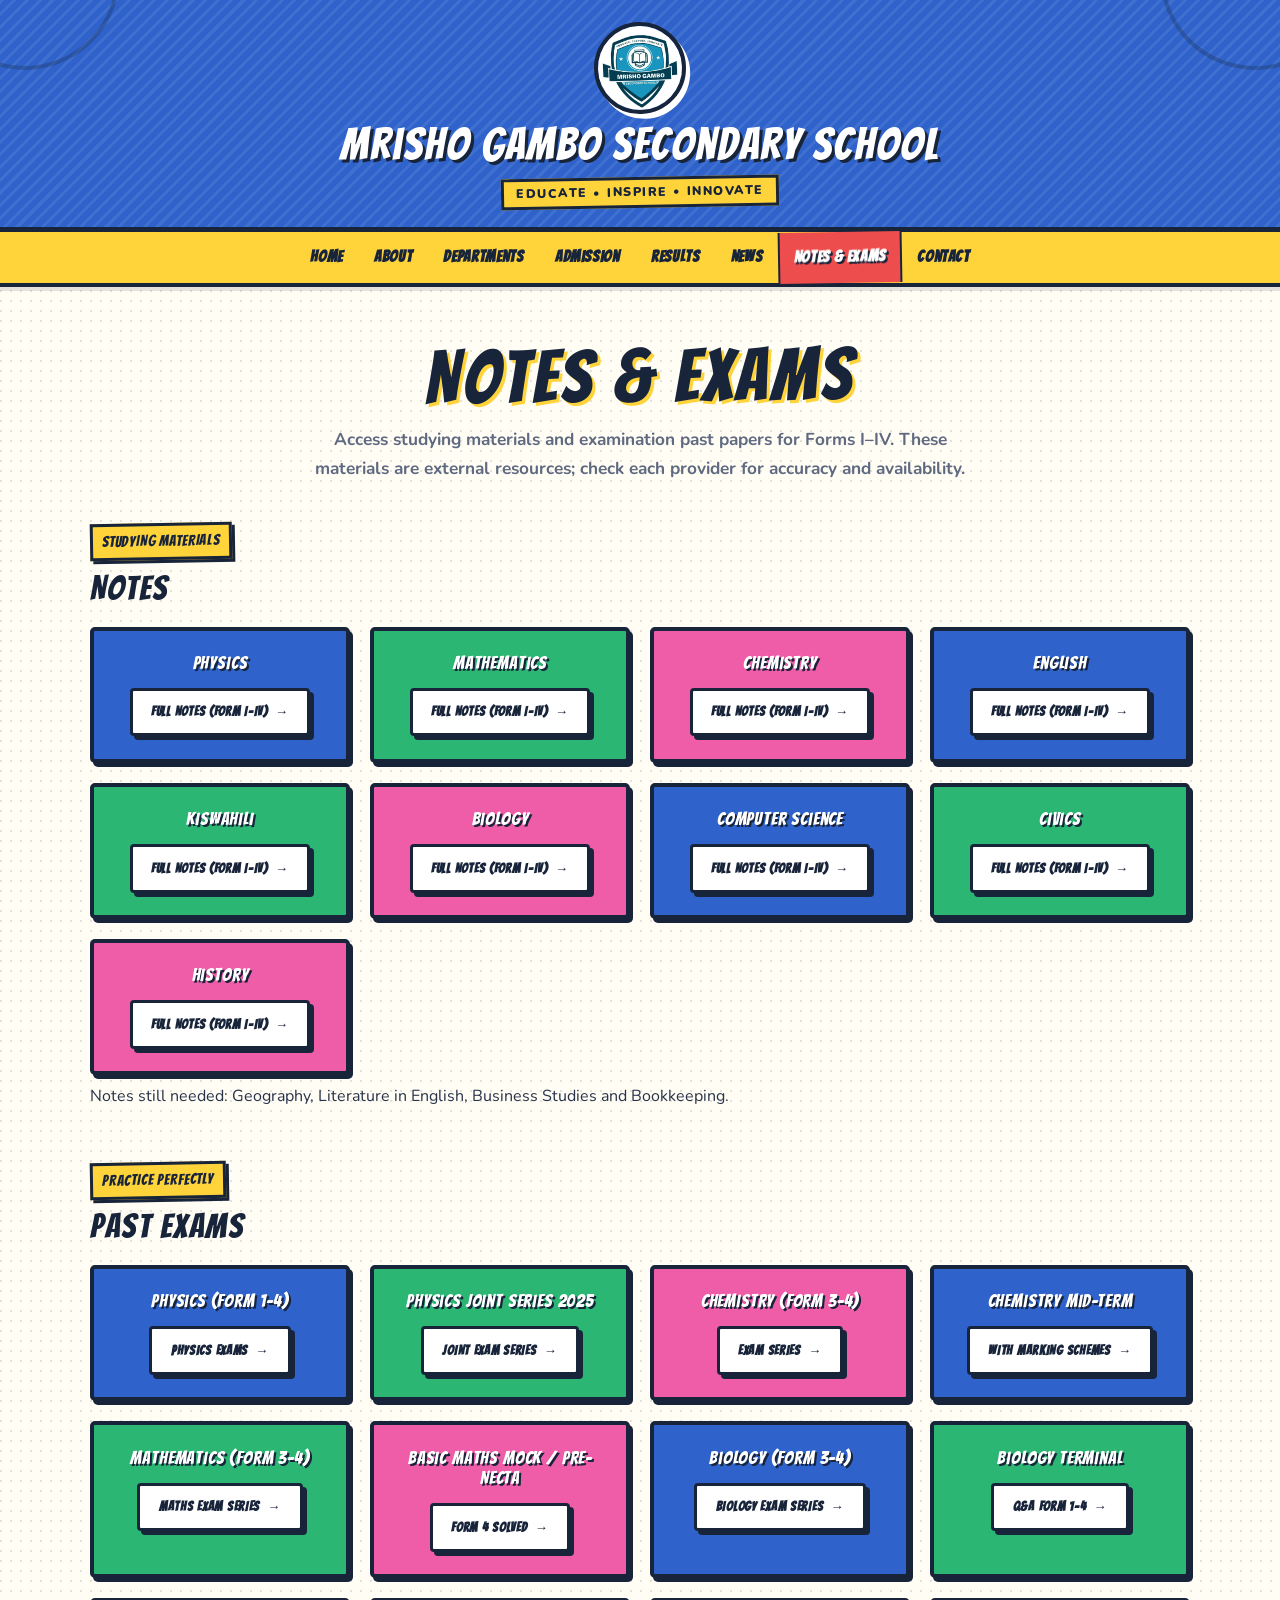
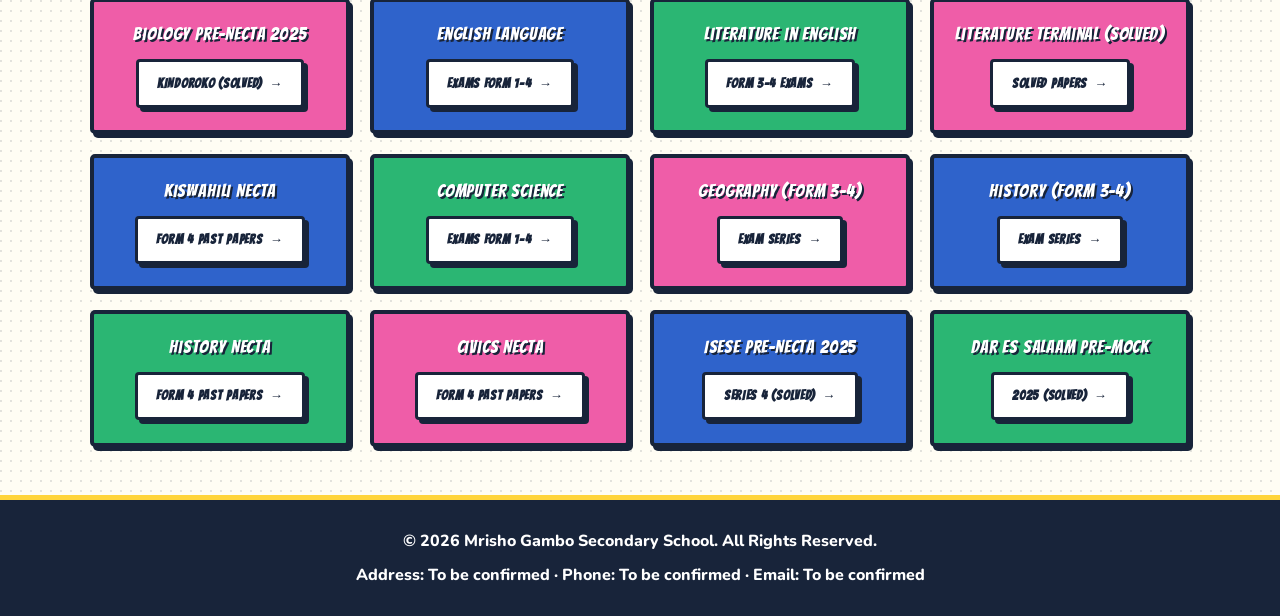
<file: notes.html>
<!DOCTYPE html>
<html lang="en">
<head>
  <meta charset="UTF-8">
  <meta name="viewport" content="width=device-width, initial-scale=1.0">
  <title>Notes & Exams | Mrisho Gambo Secondary School</title>
  <link rel="stylesheet" href="style.css">
</head>
<body>

  <header class="site-header">
    <div class="header-inner">
      <img src="school-logo.jpg" alt="Mrisho Gambo Secondary School Logo" class="school-logo">
      <h1>Mrisho Gambo Secondary School</h1>
      <p class="tagline">Educate • Inspire • Innovate</p>
    </div>
  </header>

    <nav class="main-nav">
    <div class="nav-inner">
      <span class="nav-brand">Menu</span>
      <button class="nav-toggle" aria-label="Toggle navigation menu" aria-expanded="false">
        <span></span><span></span><span></span>
      </button>
    </div>
    <ul>
      <li><a href="home.html">Home</a></li>
      <li><a href="about.html">About</a></li>
      <li><a href="departments.html">Departments</a></li>
      <li><a href="admission.html">Admission</a></li>
      <li><a href="results.html">Results</a></li>
      <li><a href="news.html">News</a></li>
      <li><a href="notes.html" class="active">Materials</a></li>
      <li><a href="contact.html">Contact</a></li>
    </ul>
  </nav>

  <main>
    <h1 class="page-title">Notes & Exams</h1>
    <p class="page-subtitle">Access studying materials and examination  past papers for Forms I–IV.</p>

    <section>
      <span class="eyebrow">Studying materials</span>
      <h2>Notes</h2>
      <div class="materials-grid">
        <div class="material-card">
          <h3>Physics</h3>
          <a class="btn" href="https://wazaelimu.com/Physical/" target="_blank" rel="noopener">Full Notes (Form I–IV)</a>
        </div>
        <div class="material-card">
          <h3>Mathematics</h3>
          <a class="btn" href="https://wazaelimu.com/Math/" target="_blank" rel="noopener">Full Notes (Form I–IV)</a>
        </div>
        <div class="material-card">
          <h3>Chemistry</h3>
          <a class="btn" href="https://wazaelimu.com/Chemistrylevel-form-1-4/" target="_blank" rel="noopener">Full Notes (Form I–IV)</a>
        </div>
        <div class="material-card">
          <h3>English</h3>
          <a class="btn" href="https://wazaelimu.com/english-full-notes-ordinary-level-form-1-4/" target="_blank" rel="noopener">Full Notes (Form I–IV)</a>
        </div>
        <div class="material-card">
          <h3>Kiswahili</h3>
          <a class="btn" href="https://wazaelimu.com/notes-za-kiswahili-form-1-mada-zote/" target="_blank" rel="noopener">Full Notes (Form I–IV)</a>
        </div>
        <div class="material-card">
          <h3>Biology</h3>
          <a class="btn" href="https://wazaelimu.com/Biology/" target="_blank" rel="noopener">Full Notes (Form I–IV)</a>
        </div>
        <div class="material-card">
          <h3>Computer Science</h3>
          <a class="btn" href="https://wazaelimu.com/computer-science/" target="_blank" rel="noopener">Full Notes (Form I–IV)</a>
        </div>
        <div class="material-card">
          <h3>Civics</h3>
          <a class="btn" href="https://wazaelimu.com/Civics/" target="_blank" rel="noopener">Full Notes (Form I–IV)</a>
        </div>
        <div class="material-card">
          <h3>History</h3>
          <a class="btn" href="https://wazaelimu.com/History/" target="_blank" rel="noopener">Full Notes (Form I–IV)</a>
        </div>
      </div>
    </section>

    <section>
      <span class="eyebrow">Practice Perfectly</span>
      <h2>Past Exams</h2>
      <div class="materials-grid">
        <div class="material-card">
          <h3>Physics (Form 1–4)</h3>
          <a class="btn" href="https://wazaelimu.com/physics-form-1-4-midterm-terminal-annual-exams/" target="_blank" rel="noopener">Physics Exams</a>
        </div>
        <div class="material-card">
          <h3>Physics Joint Series 2025</h3>
          <a class="btn" href="https://wazaelimu.com/physics-form-1-4-joint-examination-series-2025/" target="_blank" rel="noopener">Joint Exam Series</a>
        </div>
        <div class="material-card">
          <h3>Chemistry (Form 3–4)</h3>
          <a class="btn" href="https://wazaelimu.com/chemistry-examination-series-form-3-4/" target="_blank" rel="noopener">Exam Series</a>
        </div>
        <div class="material-card">
          <h3>Chemistry Mid-Term</h3>
          <a class="btn" href="https://wazaelimu.com/chemistry-mid-term-exams-form-1-4-with-marking-scchemes/" target="_blank" rel="noopener">With Marking Schemes</a>
        </div>
        <div class="material-card">
          <h3>Mathematics (Form 3–4)</h3>
          <a class="btn" href="https://wazaelimu.com/mathematics-form-3-4-exams-series-mock-pre-necta-joints-solved/" target="_blank" rel="noopener">Maths Exam Series</a>
        </div>
        <div class="material-card">
          <h3>Basic Maths Mock / Pre-NECTA</h3>
          <a class="btn" href="https://wazaelimu.com/basic-mathematics-mock-pre-necta-solved-form-4/" target="_blank" rel="noopener">Form 4 Solved</a>
        </div>
        <div class="material-card">
          <h3>Biology (Form 3–4)</h3>
          <a class="btn" href="https://wazaelimu.com/biology-exam-series-form-3-4-mock-pre-necta-joints-solved/" target="_blank" rel="noopener">Biology Exam Series</a>
        </div>
        <div class="material-card">
          <h3>Biology Terminal</h3>
          <a class="btn" href="https://wazaelimu.com/biology-terminal-exams-form-1-4-questions-with-answers/" target="_blank" rel="noopener">Q&A Form 1–4</a>
        </div>
        <div class="material-card">
          <h3>Biology Pre-NECTA 2025</h3>
          <a class="btn" href="https://wazaelimu.com/biology-form-four-pre-necta-kindoroko-girls-2025-with-marking-schemes/" target="_blank" rel="noopener">Kindoroko (Solved)</a>
        </div>
        <div class="material-card">
          <h3>English Language</h3>
          <a class="btn" href="https://wazaelimu.com/english-language-form-1-4-midterm-terminal-annual-exams/" target="_blank" rel="noopener">Exams Form 1–4</a>
        </div>
        <div class="material-card">
          <h3>Literature in English</h3>
          <a class="btn" href="https://wazaelimu.com/literature-in-english-form-3-4-midterm-terminal-annual-exams/" target="_blank" rel="noopener">Form 3–4 Exams</a>
        </div>
        <div class="material-card">
          <h3>Literature Terminal (Solved)</h3>
          <a class="btn" href="https://wazaelimu.com/literature-in-english-terminal-exam-form-3-4-solved/" target="_blank" rel="noopener">Solved Papers</a>
        </div>
        <div class="material-card">
          <h3>Kiswahili NECTA</h3>
          <a class="btn" href="https://wazaelimu.com/kiswahili-studies-necta-past-papers-form-4-download/" target="_blank" rel="noopener">Form 4 Past Papers</a>
        </div>
        <div class="material-card">
          <h3>Computer Science</h3>
          <a class="btn" href="https://wazaelimu.com/computer-science-form-1-4-midterm-terminal-annual-exams/" target="_blank" rel="noopener">Exams Form 1–4</a>
        </div>
        <div class="material-card">
          <h3>Geography (Form 3–4)</h3>
          <a class="btn" href="https://wazaelimu.com/geography-exam-series-form-3-4-mock-pre-necta-joints-solved/" target="_blank" rel="noopener">Exam Series</a>
        </div>
        <div class="material-card">
          <h3>History (Form 3–4)</h3>
          <a class="btn" href="https://wazaelimu.com/history-exam-series-form-3-4-mock-pre-necta-joints-solved/" target="_blank" rel="noopener">Exam Series</a>
        </div>
        <div class="material-card">
          <h3>History NECTA</h3>
          <a class="btn" href="https://wazaelimu.com/history-necta-past-papers-form-4-download/" target="_blank" rel="noopener">Form 4 Past Papers</a>
        </div>
        <div class="material-card">
          <h3>Civics NECTA</h3>
          <a class="btn" href="https://wazaelimu.com/civics-necta-past-papers-form-4-civics-download/" target="_blank" rel="noopener">Form 4 Past Papers</a>
        </div>
        <div class="material-card">
          <h3>ISESE Pre-NECTA 2025</h3>
          <a class="btn" href="https://wazaelimu.com/form-four-pre-necta-isese-series-4-2025-with-marking-schemes/" target="_blank" rel="noopener">Series 4 (Solved)</a>
        </div>
        <div class="material-card">
          <h3>Dar es Salaam Pre-Mock</h3>
          <a class="btn" href="https://wazaelimu.com/form-four-pre-mock-exam-dar-es-salaam-2025-with-marking-schemes/" target="_blank" rel="noopener">2025 (Solved)</a>
        </div>
      </div>
    </section>
  </main>

  <footer class="site-footer">
    <p>&copy; 2026 Mrisho Gambo Secondary School. All Rights Reserved.</p>
  </footer>

  <script src="site.js" defer></script>
</body>
</html>
</file>
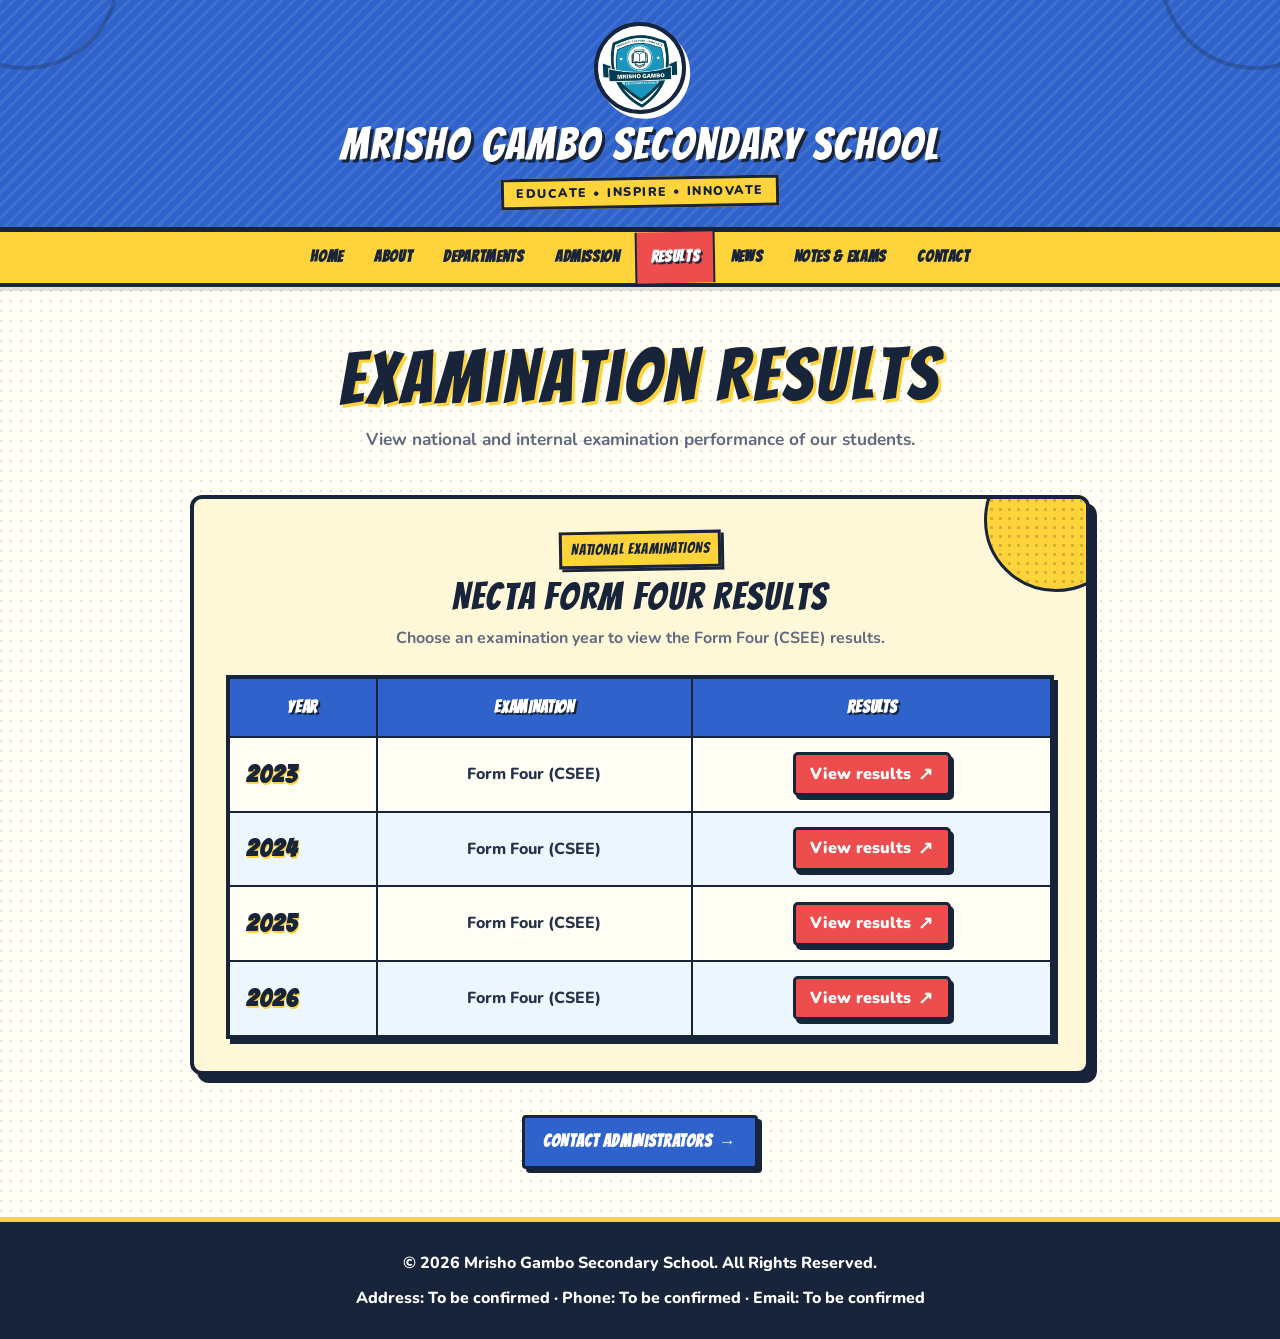
<file: results.html>
<!DOCTYPE html>
<html lang="en">
<head>
  <meta charset="UTF-8">
  <meta name="viewport" content="width=device-width, initial-scale=1.0">
  <title>Results | Mrisho Gambo Secondary School</title>
  <link rel="stylesheet" href="style.css">
  <link rel="stylesheet" href="results.css">
</head>
<body>

  <header class="site-header">
    <div class="header-inner">
      <img src="school-logo.jpg" alt="Mrisho Gambo Secondary School Logo" class="school-logo">
      <h1>Mrisho Gambo Secondary School</h1>
      <p class="tagline">Educate • Inspire • Innovate</p>
    </div>
  </header>

  <nav class="main-nav">
    <div class="nav-inner">
      <span class="nav-brand">Menu</span>
      <button class="nav-toggle" aria-label="Toggle navigation menu" aria-expanded="false">
        <span></span><span></span><span></span>
      </button>
    </div>
    <ul>
      <li><a href="home.html">Home</a></li>
      <li><a href="about.html">About</a></li>
      <li><a href="departments.html">Departments</a></li>
      <li><a href="admission.html">Admission</a></li>
      <li><a href="results.html" class="active">Results</a></li>
      <li><a href="news.html">News</a></li>
      <li><a href="notes.html">Materials</a></li>
      <li><a href="contact.html">Contact</a></li>
    </ul>
  </nav>

  <main>
    <h1 class="page-title">Examination Results</h1>
    <p class="page-subtitle">View national and internal examination performance of our students.</p>

    <section class="results-section" aria-labelledby="results-heading">
      <div class="results-heading">
        <span class="eyebrow">National examinations</span>
        <h2 id="results-heading">NECTA Form Four Results</h2>
        <p>Choose an examination year to view the Form Four (CSEE) results.</p>
      </div>

      <div class="table-wrap results-table-wrap">
        <table class="results-table">
          <thead>
            <tr>
              <th scope="col">Year</th>
              <th scope="col">Examination</th>
              <th scope="col">Results</th>
            </tr>
          </thead>
          <tbody>
            <tr>
              <td>2023</td>
              <td>Form Four (CSEE)</td>
              <td><a class="results-link" href="https://onlinesys.necta.go.tz/results/2023/csee/results/s5930.htm" target="_blank" rel="noopener noreferrer">View results <span aria-hidden="true">↗</span></a></td>
            </tr>
            <tr>
              <td>2024</td>
              <td>Form Four (CSEE)</td>
              <td><a class="results-link" href="https://onlinesys.necta.go.tz/results/2024/csee/results/s5930.htm" target="_blank" rel="noopener noreferrer">View results <span aria-hidden="true">↗</span></a></td>
            </tr>
            <tr>
              <td>2025</td>
              <td>Form Four (CSEE)</td>
              <td><a class="results-link" href="https://onlinesys.necta.go.tz/results/2025/csee/results/s5930.htm" target="_blank" rel="noopener noreferrer">View results <span aria-hidden="true">↗</span></a></td>
            </tr>
            <tr>
              <td>2026</td>
              <td>Form Four (CSEE)</td>
              <td><a class="results-link" href="https://onlinesys.necta.go.tz/results/2026/csee/results/s5930.htm" target="_blank" rel="noopener noreferrer">View results <span aria-hidden="true">↗</span></a></td>
            </tr>
          </tbody>
        </table>
      </div>
    </section>

    <section class="text-center mt-2">
      <a href="contact.html" class="btn">Contact Administrators</a>
    </section>
  </main>

  <footer class="site-footer">
    <p>&copy; 2026 Mrisho Gambo Secondary School. All Rights Reserved.</p>
  </footer>

  <script src="site.js" defer></script>
</body>
</html>
</file>
<file: style.css>
/* ================================================================
   MRISHO GAMBO SECONDARY SCHOOL — COMIC-PAPER THEME
   ================================================================ */
@import url('https://fonts.googleapis.com/css2?family=Bangers&family=Nunito:wght@500;600;700;800;900&display=swap');

:root {
  --ink:#18243a; --comic-black:#18243a; --blue:#2f63cb; --blue-deep:#17346f;
  --yellow:#ffd43b; --orange:#ff8b35; --pink:#ef5da8; --red:#ed4d4d;
  --green:#2bb673; --paper:#fffdf4; --paper-blue:#edf5ff; --cream:#fff8d8;
  --text:#26324a; --text-muted:#5f6980;
  --shadow-comic:5px 6px 0 var(--comic-black); --shadow-small:3px 4px 0 var(--comic-black);
  --radius:6px; --font-display:'Bangers','Impact',sans-serif; --font-body:'Nunito','Trebuchet MS',sans-serif;
}

*,*::before,*::after{box-sizing:border-box;margin:0;padding:0}
html{scroll-behavior:smooth}
body{min-height:100vh;display:flex;flex-direction:column;font-family:var(--font-body);color:var(--text);line-height:1.65;background-color:var(--paper);background-image:radial-gradient(circle at 1px 1px,rgba(24,36,58,.12) 1px,transparent 1.2px);background-size:10px 10px}
img{max-width:100%;height:auto;display:block}a{color:var(--blue-deep);font-weight:800}a:hover{color:var(--red)}
:focus-visible{outline:4px solid var(--yellow);outline-offset:3px}
h1,h2,h3,h4{font-family:var(--font-display);color:var(--comic-black);font-weight:400;letter-spacing:.045em;line-height:1.12}

.site-header{position:relative;overflow:hidden;padding:1.35rem 1.25rem 1.15rem;text-align:center;color:white;background:repeating-linear-gradient(135deg,rgba(255,255,255,.08) 0 3px,transparent 3px 9px),var(--blue);border-bottom:5px solid var(--comic-black)}
.site-header::before,.site-header::after{content:"";position:absolute;width:190px;height:190px;border:4px solid rgba(24,36,58,.28);border-radius:50%;top:-120px}
.site-header::before{left:-70px}.site-header::after{right:-70px}
.header-inner{position:relative;z-index:1;max-width:1140px;margin:auto;display:flex;flex-direction:column;align-items:center;gap:.35rem}
.school-logo{width:92px;height:92px;object-fit:cover;border:4px solid var(--comic-black);border-radius:50%;background:var(--yellow);box-shadow:4px 5px 0 white;transform:rotate(-2deg)}
.site-header h1{color:white;font-size:clamp(1.8rem,4vw,2.8rem);text-shadow:3px 3px 0 var(--comic-black)}
.site-header .tagline{display:inline-block;margin-top:.15rem;padding:.15rem .75rem;color:var(--comic-black);background:var(--yellow);border:3px solid var(--comic-black);transform:rotate(-1deg);font-size:.78rem;font-weight:900;letter-spacing:.12em;text-transform:uppercase}

.main-nav{position:sticky;top:0;z-index:200;background:var(--yellow);border-bottom:4px solid var(--comic-black);box-shadow:0 4px 0 rgba(24,36,58,.12)}
.nav-inner{display:none}.main-nav ul{max-width:1140px;margin:auto;display:flex;justify-content:center;flex-wrap:wrap;list-style:none}
.main-nav a{display:block;padding:.75rem .85rem;color:var(--comic-black);text-decoration:none;font-family:var(--font-display);font-size:1.02rem;letter-spacing:.04em;border-left:2px solid transparent;border-right:2px solid transparent}
.main-nav a:hover,.main-nav a.active{color:white;background:var(--red);border-color:var(--comic-black);text-shadow:2px 2px 0 var(--comic-black);transform:rotate(-1deg)}

main{flex:1;width:100%;max-width:1140px;margin:0 auto;padding:3rem 1.25rem}
.page-title{text-align:center;font-size:clamp(2.25rem,7vw,4.6rem);margin-bottom:.55rem;text-shadow:3px 3px 0 var(--yellow);transform:rotate(-.5deg)}
.page-subtitle{max-width:680px;margin:0 auto 2.5rem;text-align:center;color:var(--text-muted);font-size:1.08rem;font-weight:700}
section{margin-bottom:3.25rem}section:last-child{margin-bottom:0}section>h2{font-size:2.15rem;margin-bottom:1.2rem}
hr{border:0;height:4px;background:var(--comic-black);margin:3rem 0;transform:rotate(-.25deg)}
.eyebrow{display:inline-flex;align-items:center;gap:.45rem;margin-bottom:.55rem;padding:.18rem .55rem;color:var(--comic-black);background:var(--yellow);border:3px solid var(--comic-black);box-shadow:3px 3px 0 var(--comic-black);font-family:var(--font-display);font-size:.95rem;letter-spacing:.055em;text-transform:uppercase;transform:rotate(-1deg)}
.reveal{opacity:0;transform:translateY(18px) rotate(.4deg);transition:opacity .55s ease,transform .55s cubic-bezier(.2,.8,.2,1)}.reveal.is-visible{opacity:1;transform:none}

.card-grid{display:grid;grid-template-columns:repeat(auto-fit,minmax(240px,1fr));gap:1.5rem}
.card{position:relative;padding:1.6rem;background:var(--paper);border:4px solid var(--comic-black);border-radius:var(--radius);box-shadow:var(--shadow-comic);transition:transform .18s ease,box-shadow .18s ease}
.card:nth-child(3n+1){transform:rotate(-.35deg)}.card:nth-child(3n+2){transform:rotate(.35deg)}
.card:hover{transform:translate(-2px,-4px) rotate(-1deg);box-shadow:8px 10px 0 var(--comic-black)}
.card h3{font-size:1.55rem;margin-bottom:.5rem}.card p{color:var(--text-muted);margin-bottom:1.15rem}
.btn{display:inline-flex;align-items:center;justify-content:center;min-height:44px;gap:.45rem;padding:.65rem 1.15rem;color:white;background:var(--blue);border:3px solid var(--comic-black);border-radius:4px;box-shadow:4px 4px 0 var(--comic-black);text-decoration:none;font-family:var(--font-display);font-size:1.05rem;letter-spacing:.055em;text-transform:uppercase;transition:transform .12s ease,box-shadow .12s ease}
.btn::after{content:"→"}.btn:hover{color:white;background:var(--red);transform:translate(2px,2px) rotate(-1deg);box-shadow:2px 2px 0 var(--comic-black)}
.btn-accent{color:var(--comic-black);background:var(--yellow)}.btn-accent:hover{color:var(--comic-black);background:var(--orange)}

.content-list{max-width:800px;margin:0 auto;list-style:none}.content-list li{margin-bottom:.75rem;padding:.9rem 1.1rem;background:var(--paper-blue);border:3px solid var(--comic-black);border-radius:5px;box-shadow:3px 3px 0 var(--comic-black)}
.content-list li:nth-child(even){background:var(--cream)}.content-list li strong{color:var(--blue-deep)}
.table-wrap{overflow-x:auto;margin:1.5rem 0;background:var(--paper);border:4px solid var(--comic-black);box-shadow:var(--shadow-comic)}
table{width:100%;border-collapse:collapse;min-width:600px}th,td{padding:.85rem 1rem;border:2px solid var(--comic-black);text-align:center}th{color:var(--comic-black);background:var(--yellow);font-family:var(--font-display);letter-spacing:.05em}td:first-child{text-align:left;font-weight:900}tr:nth-child(even) td{background:var(--paper-blue)}

.profile-row{display:flex;align-items:center;gap:2rem;margin:1.5rem 0;padding:1.5rem;background:var(--cream);border:4px solid var(--comic-black);box-shadow:var(--shadow-comic)}
.person-card{width:190px;flex-shrink:0;text-align:center}.person-photo{width:132px;height:132px;margin:0 auto .75rem;object-fit:cover;border:4px solid var(--comic-black);border-radius:50%;background:var(--paper-blue);box-shadow:4px 4px 0 var(--yellow)}
.person-card h3{font-size:1.25rem}.person-role{color:var(--red);font-weight:900;text-transform:uppercase}.profile-text{flex:1;min-width:260px}.profile-text p{font-weight:700}
.dept-grid{display:grid;grid-template-columns:repeat(auto-fill,minmax(220px,1fr));gap:1.25rem}.dept-card{overflow:hidden;background:var(--paper);border:4px solid var(--comic-black);border-radius:5px;box-shadow:var(--shadow-small);transition:transform .18s ease}.dept-card:hover{transform:translateY(-5px) rotate(-1deg)}
.dept-top{padding:.7rem .8rem;color:white;background:var(--blue);border-bottom:4px solid var(--comic-black);font-family:var(--font-display);letter-spacing:.05em}.dept-card:nth-of-type(6n+2) .dept-top{background:var(--green)}.dept-card:nth-of-type(6n+3) .dept-top{color:var(--comic-black);background:var(--yellow)}.dept-card:nth-of-type(6n+4) .dept-top{background:var(--pink)}.dept-card:nth-of-type(6n+5) .dept-top{background:var(--orange)}.dept-card:nth-of-type(6n+6) .dept-top{background:var(--red)}
.dept-body{display:flex;align-items:center;gap:.75rem;padding:.85rem}.dept-avatar{width:50px;height:50px;flex-shrink:0;object-fit:cover;border:3px solid var(--comic-black);border-radius:50%;background:var(--paper-blue)}.dept-body h3{font-size:.95rem}.dept-body p{color:var(--text-muted);font-size:.75rem}

.contact-grid{display:grid;grid-template-columns:repeat(auto-fit,minmax(260px,1fr));gap:1.5rem;margin:2rem 0}.teacher-card{padding:1.5rem 1.2rem;text-align:center;background:var(--paper);border:4px solid var(--comic-black);box-shadow:var(--shadow-comic)}
.teacher-card img{width:116px;height:116px;margin:0 auto 1rem;object-fit:cover;border:4px solid var(--comic-black);border-radius:50%;background:var(--paper-blue)}.teacher-card h3{font-size:1.25rem}.teacher-card .role{color:var(--red);font-family:var(--font-display);letter-spacing:.04em}
.contact-form{max-width:560px;margin:2rem auto;padding:2rem;background:var(--cream);border:4px solid var(--comic-black);box-shadow:var(--shadow-comic)}.contact-form h2{text-align:center;margin-bottom:1.25rem}.contact-form label{display:block;margin-bottom:.3rem;font-weight:900}.contact-form input,.contact-form textarea{width:100%;margin-bottom:1rem;padding:.75rem 1rem;background:white;border:3px solid var(--comic-black);border-radius:3px;font:700 1rem var(--font-body)}.contact-form button{width:100%}
.map-container{overflow:hidden;margin:2rem 0;border:4px solid var(--comic-black);box-shadow:var(--shadow-comic)}.map-container iframe{width:100%;height:400px;border:0;display:block}

.news-list{display:grid;grid-template-columns:repeat(auto-fit,minmax(300px,1fr));gap:1.4rem}.news-item{padding:1.4rem;background:var(--paper);border:4px solid var(--comic-black);box-shadow:var(--shadow-small)}.news-item:nth-child(3n+1){background:var(--paper-blue)}.news-item:nth-child(3n+2){background:var(--cream)}.news-item h3{font-size:1.35rem;margin-bottom:.5rem}.news-item h3 a{color:var(--comic-black);text-decoration-thickness:3px}
.modal{display:none;position:fixed;z-index:1000;inset:0;overflow-y:auto;padding:2rem 1rem;background:rgba(24,36,58,.78)}.modal-content{max-width:640px;max-height:85vh;margin:2rem auto;padding:1.5rem;overflow-y:auto;text-align:center;background:var(--paper);border:5px solid var(--comic-black);box-shadow:10px 10px 0 var(--yellow)}.modal-content img{width:100%;margin-bottom:.75rem;border:3px solid var(--comic-black)}.modal-content ul{margin:1rem 0;text-align:left}.close-btn{padding:.65rem 1.5rem;color:white;background:var(--red);border:3px solid var(--comic-black);box-shadow:3px 3px 0 var(--comic-black);font-family:var(--font-display)}
.materials-grid{display:grid;grid-template-columns:repeat(auto-fit,minmax(220px,1fr));gap:1.25rem}.material-card{padding:1.4rem 1.1rem;text-align:center;background:var(--blue);border:4px solid var(--comic-black);border-radius:5px;box-shadow:var(--shadow-small)}.material-card:nth-child(3n+2){background:var(--green)}.material-card:nth-child(3n+3){background:var(--pink)}.material-card h3{color:white;margin-bottom:.9rem;font-size:1.15rem;text-shadow:2px 2px 0 var(--comic-black)}.material-card .btn{background:white;color:var(--comic-black);font-size:.82rem}

.hero{position:relative;width:100%;max-height:480px;overflow:hidden;border-bottom:5px solid var(--comic-black)}.hero img{width:100%;height:480px;object-fit:cover}.hero::after{content:"";position:absolute;inset:0;background:linear-gradient(90deg,rgba(24,36,58,.92),rgba(24,36,58,.45) 65%,rgba(24,36,58,.05))}.hero-copy{position:absolute;z-index:2;left:0;right:0;bottom:0;max-width:1140px;margin:auto;padding:0 1.25rem 2.25rem;color:white}.hero-copy .eyebrow{color:var(--comic-black)}.hero-copy h1{max-width:650px;color:white;font-size:clamp(2.2rem,6vw,4.3rem);text-shadow:4px 4px 0 var(--comic-black)}.hero-copy p{max-width:560px;margin:.5rem 0 1.25rem;color:white;font-size:1.05rem;font-weight:800}.hero-actions{display:flex;flex-wrap:wrap;gap:.9rem}

.welcome-banner{position:relative;height:300px;margin:0 0 2rem;overflow:hidden;border:4px solid var(--comic-black);border-radius:28px;background:var(--paper-blue);box-shadow:var(--shadow-comic)}.welcome-banner>img{width:100%;height:100%;object-fit:cover;object-position:center 58%}.welcome-banner::after{content:"";position:absolute;inset:0;border-radius:inherit;background:linear-gradient(90deg,rgba(24,36,58,.90),rgba(24,36,58,.58) 46%,rgba(24,36,58,.03) 78%);pointer-events:none}.welcome-banner-copy{position:absolute;z-index:2;left:2rem;top:50%;max-width:520px;transform:translateY(-50%) rotate(-.35deg)}.welcome-banner-copy h1{margin:.25rem 0 .35rem;color:white;font-size:clamp(2.1rem,5vw,3.8rem);text-shadow:4px 4px 0 var(--comic-black)}.welcome-banner-copy p{max-width:440px;color:white;font-size:1rem;font-weight:900}.welcome-banner-copy .eyebrow{margin-bottom:.45rem}

.stat-strip{display:grid;grid-template-columns:repeat(3,1fr);margin:2.5rem 0;border:4px solid var(--comic-black);box-shadow:var(--shadow-comic)}.stat{padding:1.25rem .75rem;text-align:center;background:var(--paper);border-right:3px solid var(--comic-black)}.stat:last-child{border-right:0}.stat-num{display:block;color:var(--blue);font-family:var(--font-display);font-size:2.2rem}.stat:nth-child(2) .stat-num{color:var(--red)}.stat:nth-child(3) .stat-num{color:var(--green)}.stat-label{font-size:.78rem;font-weight:900;text-transform:uppercase}
.bulletin-grid{display:grid;grid-template-columns:repeat(auto-fit,minmax(280px,1fr));gap:1.5rem}.notifications-box,.events-box{padding:1.5rem;background:var(--cream);border:4px solid var(--comic-black);box-shadow:var(--shadow-small)}.events-box{background:var(--paper-blue)}.notifications-box ul,.events-box ul{list-style:none}.notifications-box li,.events-box li{margin-bottom:.55rem;padding:.7rem .8rem;background:white;border:2px solid var(--comic-black);font-weight:800}

.site-footer{margin-top:auto;padding:1.75rem 1rem;text-align:center;color:white;background:var(--comic-black);border-top:5px solid var(--yellow);font-weight:800}

@media (prefers-reduced-motion:reduce){html{scroll-behavior:auto}*,*::before,*::after{transition-duration:.01ms!important;animation-duration:.01ms!important}}
@media (max-width:860px){.nav-inner{max-height:54px;padding:0 1rem;display:flex;align-items:center;justify-content:space-between}.nav-brand{display:block;color:var(--comic-black);font-family:var(--font-display);letter-spacing:.05em}.nav-toggle{width:44px;height:44px;display:flex;flex-direction:column;justify-content:center;align-items:center;gap:5px;background:white;border:3px solid var(--comic-black)}.nav-toggle span{width:20px;height:3px;background:var(--comic-black)}.main-nav ul{display:none;flex-direction:column;align-items:stretch}.main-nav ul.is-open{display:flex}.main-nav a{min-height:48px;border-top:2px solid var(--comic-black)}}
@media (max-width:768px){body{font-size:16px}main{padding:1.75rem 1rem}.site-header{padding:1rem}.school-logo{width:76px;height:76px}.site-header h1{font-size:1.5rem}.page-title{font-size:2.35rem}.page-subtitle{font-size:1rem;margin-bottom:1.75rem}.profile-row{flex-direction:column;text-align:center;padding:1.25rem 1rem}.person-card{width:100%}.person-photo{width:110px;height:110px}.hero img{height:220px}.hero-copy{padding:0 1rem 1.25rem}.hero-copy h1{font-size:2.15rem}.hero-copy p{display:none}.hero-actions .btn{min-height:44px}.welcome-banner{height:210px;margin:0 0 1.5rem;border-width:3px;border-radius:22px;box-shadow:3px 4px 0 var(--comic-black)}.welcome-banner>img{object-position:62% 55%}.welcome-banner::after{background:linear-gradient(90deg,rgba(24,36,58,.92),rgba(24,36,58,.62) 58%,rgba(24,36,58,.12))}.welcome-banner-copy{left:1.1rem;right:1.1rem}.welcome-banner-copy h1{font-size:1.85rem}.welcome-banner-copy p{display:none}.stat-strip{grid-template-columns:1fr}.stat{border-right:0;border-bottom:3px solid var(--comic-black)}.stat:last-child{border-bottom:0}.table-wrap{margin:1rem -.25rem}th,td{padding:.7rem .55rem;font-size:.82rem}td:first-child{white-space:normal;min-width:110px}.card,.teacher-card,.material-card,.news-item{padding:1.25rem 1.1rem}.map-container iframe{height:260px}.contact-form{padding:1.5rem 1.1rem}.modal{padding:1rem .75rem}.modal-content{margin:1rem auto;padding:1.25rem 1rem}}
</file>
<file: results.css>
/* Results page: bold comic-panel treatment with a compact, readable mobile layout. */
.results-section {
  position: relative;
  max-width: 900px;
  margin: 0 auto 2.5rem;
  padding: clamp(1.25rem, 3vw, 2rem);
  overflow: hidden;
  background: var(--cream);
  border: 4px solid var(--comic-black);
  border-radius: 12px;
  box-shadow: 7px 8px 0 var(--comic-black);
}

.results-section::before {
  position: absolute;
  top: -3.2rem;
  right: -2.6rem;
  width: 9rem;
  height: 9rem;
  border: 3px solid var(--comic-black);
  border-radius: 50%;
  background: radial-gradient(circle, rgba(24, 36, 58, .2) 1.5px, transparent 1.8px), var(--yellow);
  background-size: 9px 9px, auto;
  content: "";
  pointer-events: none;
}

.results-heading {
  position: relative;
  z-index: 1;
  margin-bottom: 1.5rem;
  text-align: center;
}

.results-heading .eyebrow { margin-bottom: .55rem; }
.results-heading h2 { margin-bottom: .4rem; font-size: clamp(1.7rem, 4vw, 2.35rem); }
.results-heading p { max-width: 38rem; margin: 0 auto; color: var(--text-muted); font-weight: 700; }

.results-table-wrap {
  margin: 0;
  overflow: visible;
  border: 0;
  border-radius: 0;
  background: transparent;
  box-shadow: none;
}

.results-table {
  min-width: 0;
  overflow: hidden;
  border: 4px solid var(--comic-black);
  border-collapse: separate;
  border-spacing: 0;
  background: var(--paper);
  box-shadow: 4px 5px 0 var(--comic-black);
}

.results-table th,
.results-table td { border-width: 0 2px 2px 0; }
.results-table th:last-child,
.results-table td:last-child { border-right: 0; }
.results-table tbody tr:last-child td { border-bottom: 0; }
.results-table th {
  padding: .9rem 1rem;
  color: white;
  background: var(--blue);
  font-size: 1.05rem;
  letter-spacing: .04em;
  text-transform: uppercase;
  text-shadow: 2px 2px 0 var(--comic-black);
}
.results-table td { padding: .9rem 1rem; font-weight: 800; }
.results-table tbody tr:nth-child(even) td { background: var(--paper-blue); }
.results-table tbody tr:hover td { background: var(--yellow); }
.results-table td:first-child {
  width: 18%;
  color: var(--comic-black);
  font-family: var(--font-display);
  font-size: 1.55rem;
  letter-spacing: .04em;
  text-shadow: 1px 2px 0 var(--yellow);
}

.results-link {
  display: inline-flex;
  min-height: 44px;
  align-items: center;
  justify-content: center;
  gap: .45rem;
  padding: .45rem .9rem;
  border: 3px solid var(--comic-black);
  border-radius: 5px;
  color: white;
  background: var(--red);
  box-shadow: 3px 4px 0 var(--comic-black);
  font-weight: 900;
  line-height: 1.2;
  text-decoration: none;
  transition: transform .16s ease, box-shadow .16s ease, background-color .16s ease;
}

.results-link:hover {
  color: var(--comic-black);
  background: var(--yellow);
  box-shadow: 1px 2px 0 var(--comic-black);
  transform: translate(2px, 2px) rotate(-1deg);
}
.results-link:focus-visible { outline: 4px solid var(--blue); outline-offset: 4px; }
.results-link span { font-size: 1.1em; }
.text-center { text-align: center; }
.mt-2 { margin-top: 2rem; }

@media (max-width: 560px) {
  .results-section { padding: 1.15rem .85rem; border-width: 3px; box-shadow: 5px 6px 0 var(--comic-black); }
  .results-section::before { top: -4rem; right: -4rem; }
  .results-heading { margin-bottom: 1.15rem; }
  .results-heading h2 { max-width: 15ch; margin: 0 auto .4rem; }
  .results-table-wrap { overflow: visible; }
  .results-table,
  .results-table tbody { display: block; width: 100%; }
  .results-table { border: 0; overflow: visible; background: transparent; box-shadow: none; }
  .results-table thead {
    position: absolute;
    width: 1px;
    height: 1px;
    overflow: hidden;
    clip: rect(0, 0, 0, 0);
    clip-path: inset(50%);
    white-space: nowrap;
  }
  .results-table tbody { display: grid; gap: .85rem; }
  .results-table tbody tr {
    display: grid;
    grid-template-columns: minmax(0, 1fr) auto;
    align-items: center;
    overflow: hidden;
    border: 3px solid var(--comic-black);
    border-radius: 6px;
    background: var(--paper);
    box-shadow: 3px 4px 0 var(--comic-black);
  }
  .results-table td,
  .results-table tbody tr:last-child td {
    display: block;
    min-width: 0;
    padding: .6rem .7rem;
    border: 0;
    background: transparent;
    text-align: left;
  }
  .results-table tbody tr:hover td { background: transparent; }
  .results-table td::before {
    display: block;
    margin-bottom: .1rem;
    color: var(--text-muted);
    font-family: var(--font-body);
    font-size: .68rem;
    font-weight: 900;
    letter-spacing: .08em;
    line-height: 1.2;
    text-transform: uppercase;
  }
  .results-table td:first-child {
    grid-column: 1 / -1;
    padding: .55rem .7rem .2rem;
    font-size: 1.6rem;
    line-height: 1.1;
  }
  .results-table td:first-child::before { content: "Year"; }
  .results-table td:nth-child(2) { grid-column: 1; padding-top: .2rem; overflow-wrap: anywhere; }
  .results-table td:nth-child(2)::before { content: "Examination"; }
  .results-table td:last-child { grid-column: 2; grid-row: 2; padding: .2rem .7rem .65rem .2rem; }
  .results-table td:last-child::before { content: "Results"; }
  .results-link { min-height: 42px; padding: .4rem .55rem; font-size: .88rem; }
}

@media (prefers-reduced-motion: reduce) {
  .results-link { transition: none; }
}
</file>
